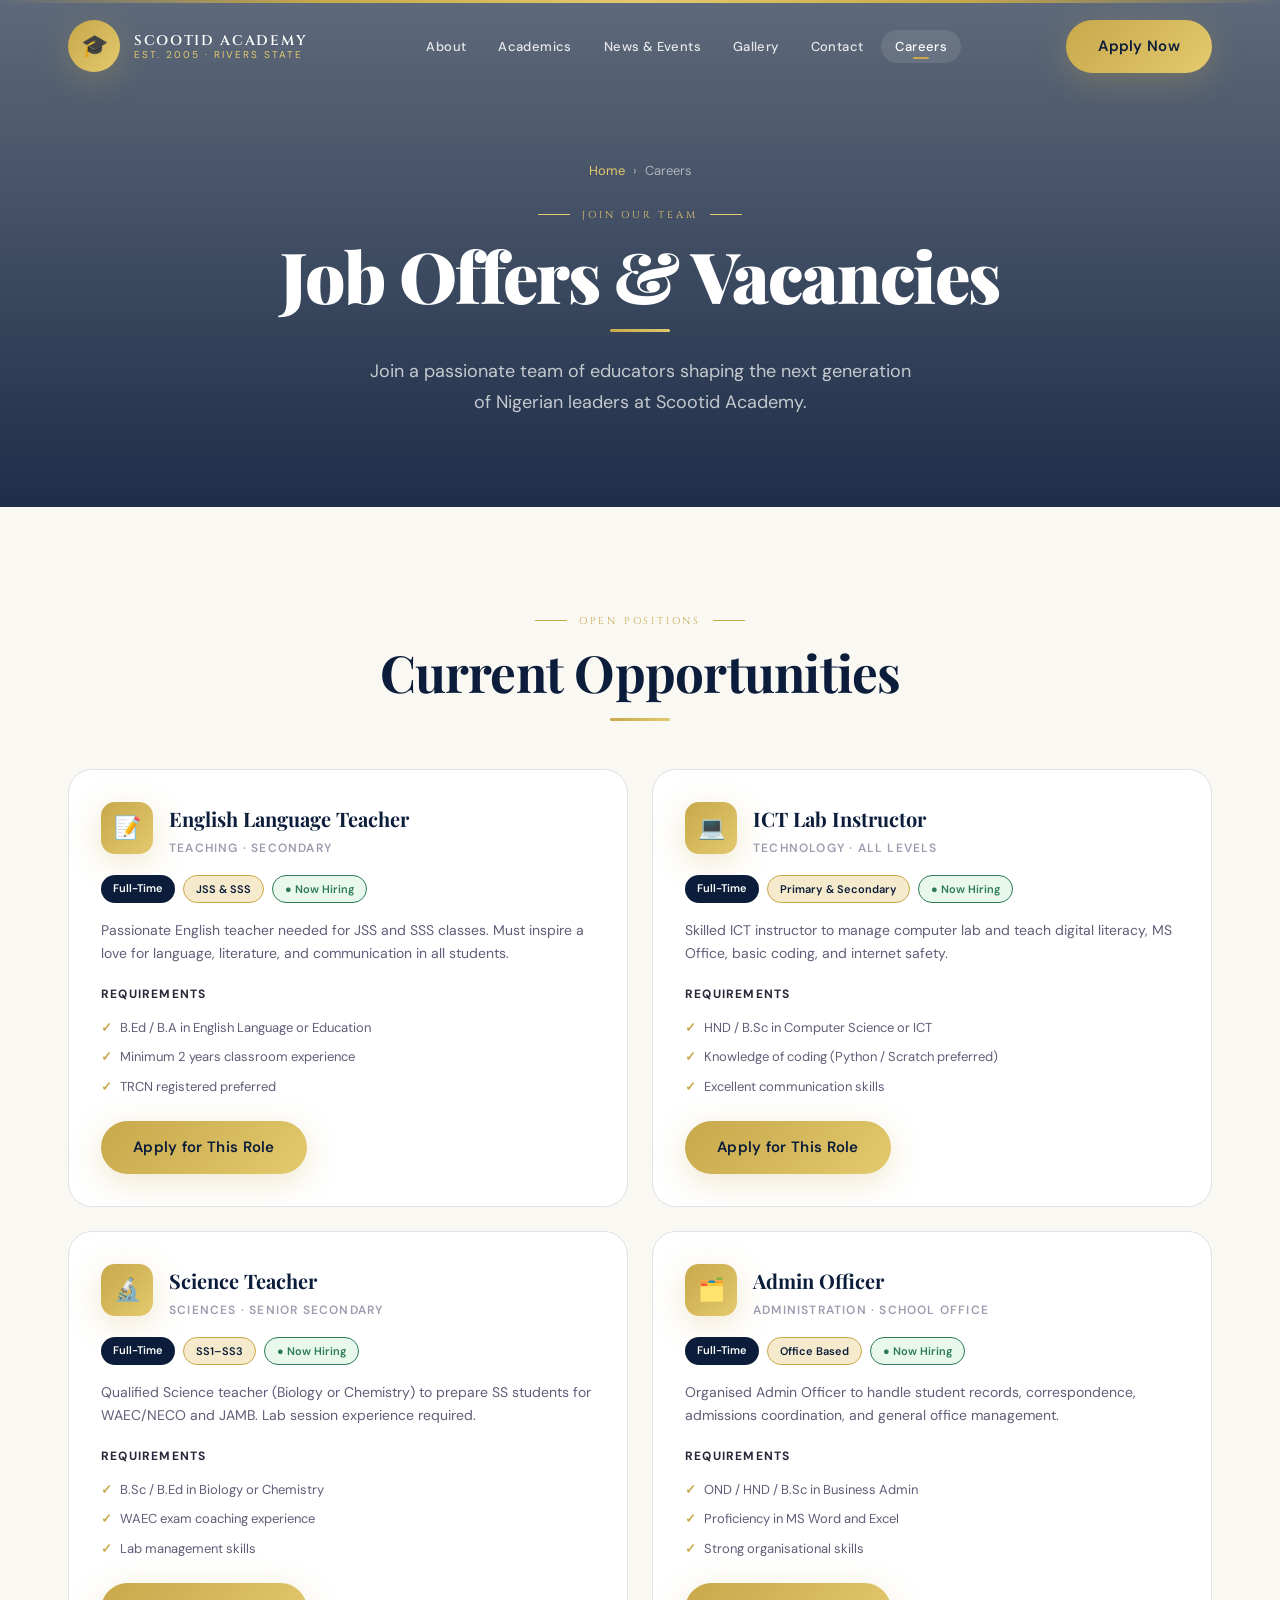
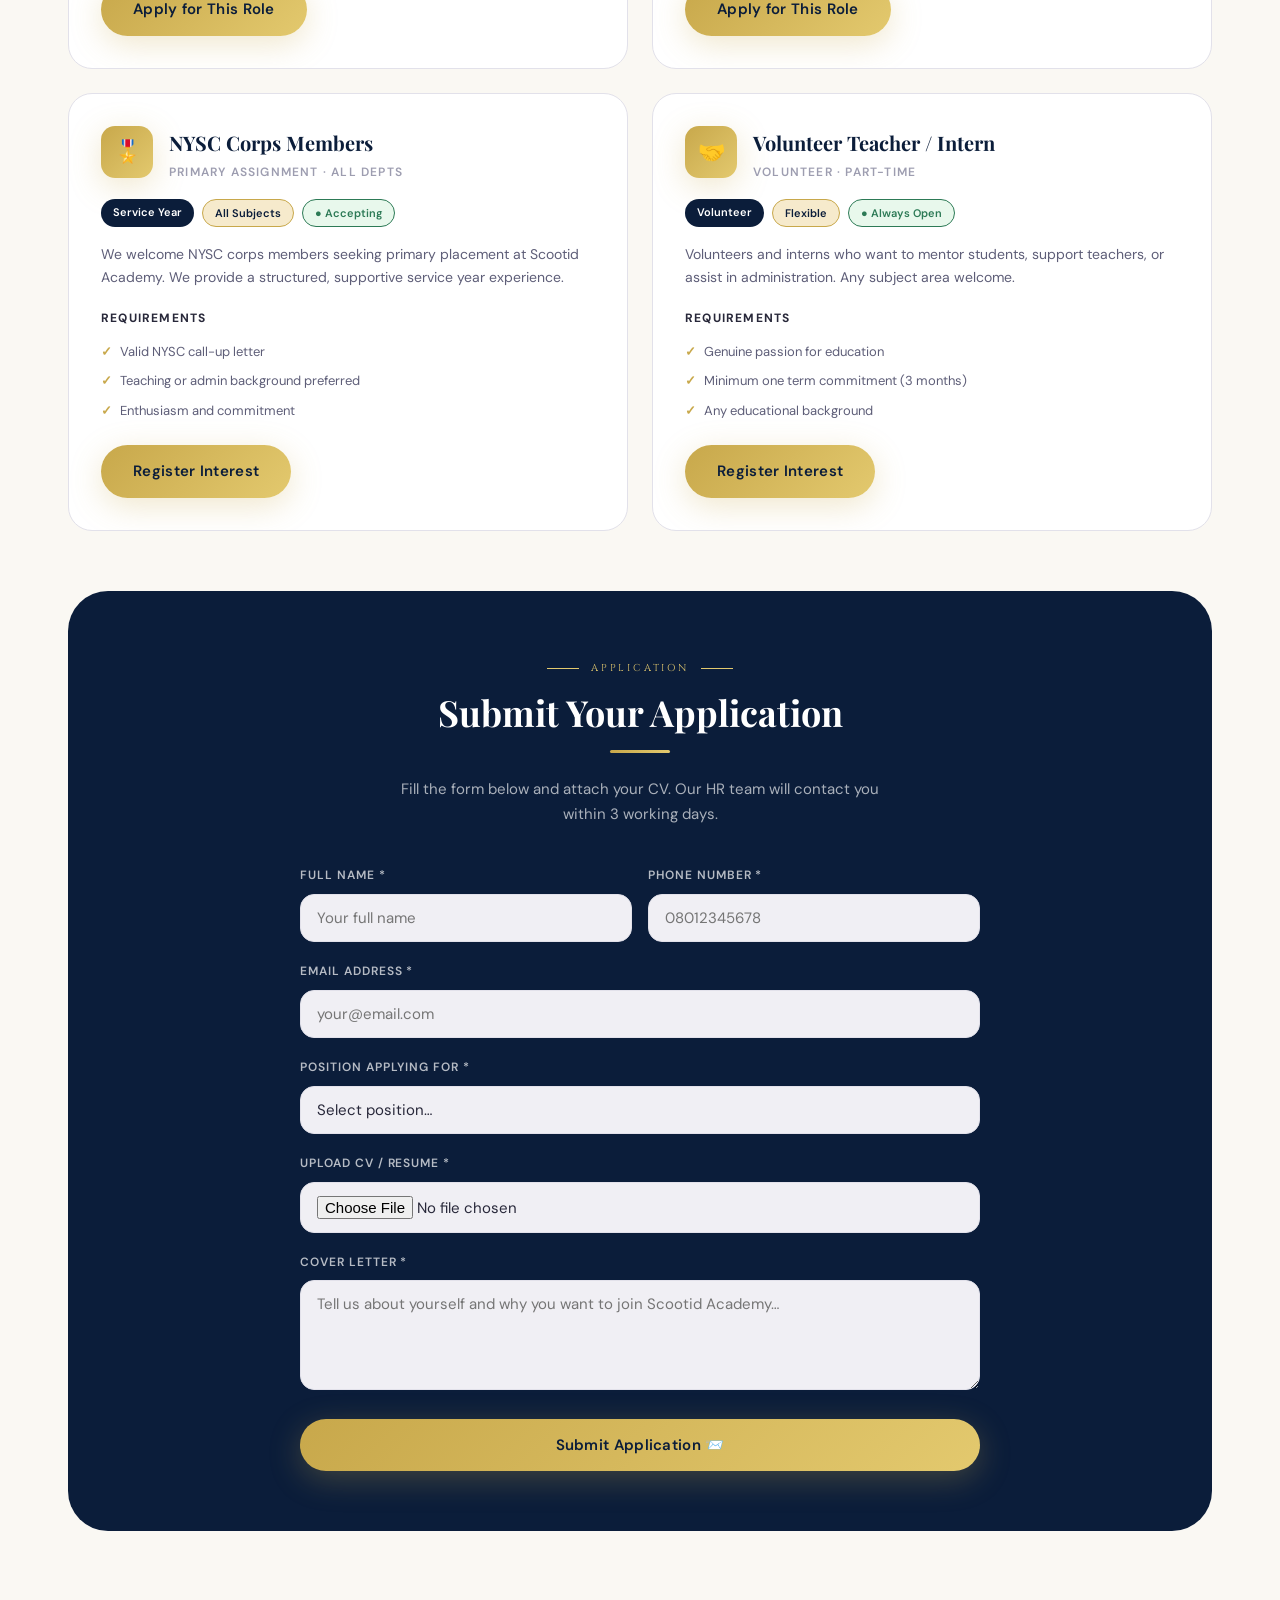
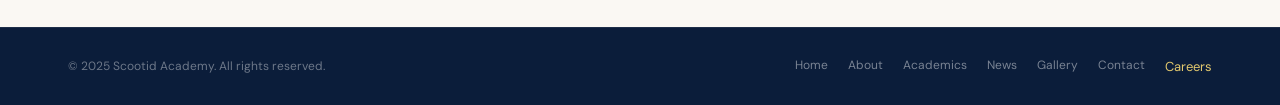
<file: pages/careers.html>
<!DOCTYPE html>
<html lang="en">
<head>
  <meta charset="UTF-8" />
  <meta name="viewport" content="width=device-width, initial-scale=1.0" />
  <title>Careers | Scootid Academy</title>
  <link rel="stylesheet" href="../css/variables.css" />
  <link rel="stylesheet" href="../css/base.css" />
  <link rel="stylesheet" href="../css/nav.css" />
  <link rel="stylesheet" href="../css/sections.css" />
  <link rel="stylesheet" href="../css/components.css" />
  <style>
    .page-hero {
      background: linear-gradient(to bottom,rgba(11,29,58,.65) 0%,rgba(11,29,58,.92) 100%),
        url('https://images.unsplash.com/photo-1562774053-701939374585?w=1400&q=80') center/cover no-repeat;
      padding:160px 0 90px;text-align:center;position:relative;
    }
    .page-hero::after { content:'';position:absolute;top:0;left:0;right:0;height:3px;background:linear-gradient(90deg,transparent,var(--gold),var(--gold-light),var(--gold),transparent); }
    .page-hero-content { position:relative;z-index:2; }
    .breadcrumb { display:flex;align-items:center;gap:8px;justify-content:center;font-size:13px;color:rgba(255,255,255,.55);margin-bottom:16px; }
    .breadcrumb a { color:var(--gold-light); }

    .jobs-grid { display:grid;grid-template-columns:repeat(2,1fr);gap:24px; }
    .job-card { background:var(--white);border-radius:var(--r-lg);border:1px solid var(--gray-200);padding:32px;transition:var(--transition);position:relative;overflow:hidden; }
    .job-card::before { content:'';position:absolute;top:0;left:0;width:4px;height:100%;background:linear-gradient(to bottom,var(--gold),var(--gold-light));transform:scaleY(0);transform-origin:top;transition:var(--transition); }
    .job-card:hover { border-color:var(--gold);box-shadow:var(--shadow-md);transform:translateY(-4px); }
    .job-card:hover::before { transform:scaleY(1); }
    .job-header { display:flex;align-items:flex-start;gap:16px;margin-bottom:16px; }
    .job-icon { width:52px;height:52px;border-radius:var(--r-md);background:linear-gradient(135deg,var(--gold),var(--gold-light));display:flex;align-items:center;justify-content:center;font-size:22px;flex-shrink:0;box-shadow:var(--shadow-gold); }
    .job-title { font-family:var(--font-heading);font-size:20px;font-weight:700;color:var(--navy);margin-bottom:4px; }
    .job-dept { font-size:12px;color:var(--gray-400);text-transform:uppercase;letter-spacing:.1em;font-weight:600; }
    .job-tags { display:flex;gap:8px;flex-wrap:wrap;margin-bottom:16px; }
    .job-tag { padding:4px 12px;border-radius:var(--r-full);font-size:11px;font-weight:600; }
    .tag-type { background:var(--navy);color:var(--white); }
    .tag-level { background:var(--gold-pale);color:var(--navy);border:1px solid var(--gold); }
    .tag-open { background:#e8f8ec;color:var(--success);border:1px solid var(--success); }
    .job-desc { font-size:14px;color:var(--gray-600);line-height:1.65;margin-bottom:20px; }
    .req-title { font-size:12px;font-weight:700;text-transform:uppercase;letter-spacing:.1em;color:var(--gray-800);margin-bottom:8px; }
    .req-item { font-size:13px;color:var(--gray-600);padding:4px 0;display:flex;align-items:center;gap:8px; }
    .req-item::before { content:'✓';color:var(--gold);font-weight:700; }

    .apply-section { background:var(--navy);border-radius:var(--r-xl);padding:60px 52px;margin-top:60px; }
    @media(max-width:768px) { .jobs-grid { grid-template-columns:1fr; } .apply-section { padding:36px 24px; } }
  </style>
</head>
<body>

  <nav id="navbar" role="navigation">
    <div class="container">
      <div class="nav-inner">
        <a href="../index.html" class="nav-logo">
          <div class="nav-logo-crest">🎓</div>
          <div class="nav-logo-text">
            <span class="nav-logo-name">Scootid Academy</span>
            <span class="nav-logo-tagline">Est. 2005 · Rivers State</span>
          </div>
        </a>
        <ul class="nav-links">
          <li><a href="about.html"     class="nav-link">About</a></li>
          <li><a href="academics.html" class="nav-link">Academics</a></li>
          <li><a href="news.html"      class="nav-link">News &amp; Events</a></li>
          <li><a href="gallery.html"   class="nav-link">Gallery</a></li>
          <li><a href="contact.html"   class="nav-link">Contact</a></li>
          <li><a href="careers.html"   class="nav-link active">Careers</a></li>
        </ul>
        <div class="nav-actions">
          <a href="contact.html" class="btn btn-primary">Apply Now</a>
          <button class="hamburger" id="hamburger" aria-label="Open menu"><span></span><span></span><span></span></button>
        </div>
      </div>
    </div>
  </nav>
  <div class="mobile-menu" id="mobile-menu">
    <button class="mobile-menu-close" id="mobile-close">✕</button>
    <a href="about.html"     class="mobile-nav-link">About</a>
    <a href="academics.html" class="mobile-nav-link">Academics</a>
    <a href="news.html"      class="mobile-nav-link">News &amp; Events</a>
    <a href="gallery.html"   class="mobile-nav-link">Gallery</a>
    <a href="contact.html"   class="mobile-nav-link">Contact</a>
    <a href="careers.html"   class="mobile-nav-link">Careers</a>
    <div class="mobile-menu-bottom"><a href="contact.html" class="btn btn-primary">Apply Now</a></div>
  </div>

  <div class="page-hero">
    <div class="container page-hero-content">
      <nav class="breadcrumb"><a href="../index.html">Home</a><span>›</span><span>Careers</span></nav>
      <div class="section-tag light">Join Our Team</div>
      <h1 class="heading-xl text-white" style="margin-bottom:16px;">Job Offers &amp; Vacancies</h1>
      <div class="gold-divider center"></div>
      <p class="body-lg" style="color:rgba(255,255,255,.72);max-width:560px;margin:0 auto;">Join a passionate team of educators shaping the next generation of Nigerian leaders at Scootid Academy.</p>
    </div>
  </div>

  <section class="section">
    <div class="container">
      <div style="text-align:center;margin-bottom:48px;" class="reveal">
        <div class="section-tag">Open Positions</div>
        <h2 class="heading-lg text-navy">Current Opportunities</h2>
        <div class="gold-divider center"></div>
      </div>

      <div class="jobs-grid">
        <div class="job-card reveal">
          <div class="job-header"><div class="job-icon">📝</div><div><div class="job-title">English Language Teacher</div><div class="job-dept">Teaching · Secondary</div></div></div>
          <div class="job-tags"><span class="job-tag tag-type">Full-Time</span><span class="job-tag tag-level">JSS &amp; SSS</span><span class="job-tag tag-open">● Now Hiring</span></div>
          <p class="job-desc">Passionate English teacher needed for JSS and SSS classes. Must inspire a love for language, literature, and communication in all students.</p>
          <div class="req-title">Requirements</div>
          <div class="req-item">B.Ed / B.A in English Language or Education</div>
          <div class="req-item">Minimum 2 years classroom experience</div>
          <div class="req-item">TRCN registered preferred</div>
          <div style="margin-top:20px;"><a href="#apply-form" class="btn btn-primary">Apply for This Role</a></div>
        </div>

        <div class="job-card reveal delay-1">
          <div class="job-header"><div class="job-icon">💻</div><div><div class="job-title">ICT Lab Instructor</div><div class="job-dept">Technology · All Levels</div></div></div>
          <div class="job-tags"><span class="job-tag tag-type">Full-Time</span><span class="job-tag tag-level">Primary &amp; Secondary</span><span class="job-tag tag-open">● Now Hiring</span></div>
          <p class="job-desc">Skilled ICT instructor to manage computer lab and teach digital literacy, MS Office, basic coding, and internet safety.</p>
          <div class="req-title">Requirements</div>
          <div class="req-item">HND / B.Sc in Computer Science or ICT</div>
          <div class="req-item">Knowledge of coding (Python / Scratch preferred)</div>
          <div class="req-item">Excellent communication skills</div>
          <div style="margin-top:20px;"><a href="#apply-form" class="btn btn-primary">Apply for This Role</a></div>
        </div>

        <div class="job-card reveal delay-2">
          <div class="job-header"><div class="job-icon">🔬</div><div><div class="job-title">Science Teacher</div><div class="job-dept">Sciences · Senior Secondary</div></div></div>
          <div class="job-tags"><span class="job-tag tag-type">Full-Time</span><span class="job-tag tag-level">SS1–SS3</span><span class="job-tag tag-open">● Now Hiring</span></div>
          <p class="job-desc">Qualified Science teacher (Biology or Chemistry) to prepare SS students for WAEC/NECO and JAMB. Lab session experience required.</p>
          <div class="req-title">Requirements</div>
          <div class="req-item">B.Sc / B.Ed in Biology or Chemistry</div>
          <div class="req-item">WAEC exam coaching experience</div>
          <div class="req-item">Lab management skills</div>
          <div style="margin-top:20px;"><a href="#apply-form" class="btn btn-primary">Apply for This Role</a></div>
        </div>

        <div class="job-card reveal delay-3">
          <div class="job-header"><div class="job-icon">🗂️</div><div><div class="job-title">Admin Officer</div><div class="job-dept">Administration · School Office</div></div></div>
          <div class="job-tags"><span class="job-tag tag-type">Full-Time</span><span class="job-tag tag-level">Office Based</span><span class="job-tag tag-open">● Now Hiring</span></div>
          <p class="job-desc">Organised Admin Officer to handle student records, correspondence, admissions coordination, and general office management.</p>
          <div class="req-title">Requirements</div>
          <div class="req-item">OND / HND / B.Sc in Business Admin</div>
          <div class="req-item">Proficiency in MS Word and Excel</div>
          <div class="req-item">Strong organisational skills</div>
          <div style="margin-top:20px;"><a href="#apply-form" class="btn btn-primary">Apply for This Role</a></div>
        </div>

        <div class="job-card reveal">
          <div class="job-header"><div class="job-icon">🎖️</div><div><div class="job-title">NYSC Corps Members</div><div class="job-dept">Primary Assignment · All Depts</div></div></div>
          <div class="job-tags"><span class="job-tag tag-type">Service Year</span><span class="job-tag tag-level">All Subjects</span><span class="job-tag tag-open">● Accepting</span></div>
          <p class="job-desc">We welcome NYSC corps members seeking primary placement at Scootid Academy. We provide a structured, supportive service year experience.</p>
          <div class="req-title">Requirements</div>
          <div class="req-item">Valid NYSC call-up letter</div>
          <div class="req-item">Teaching or admin background preferred</div>
          <div class="req-item">Enthusiasm and commitment</div>
          <div style="margin-top:20px;"><a href="#apply-form" class="btn btn-primary">Register Interest</a></div>
        </div>

        <div class="job-card reveal delay-1">
          <div class="job-header"><div class="job-icon">🤝</div><div><div class="job-title">Volunteer Teacher / Intern</div><div class="job-dept">Volunteer · Part-Time</div></div></div>
          <div class="job-tags"><span class="job-tag tag-type">Volunteer</span><span class="job-tag tag-level">Flexible</span><span class="job-tag tag-open">● Always Open</span></div>
          <p class="job-desc">Volunteers and interns who want to mentor students, support teachers, or assist in administration. Any subject area welcome.</p>
          <div class="req-title">Requirements</div>
          <div class="req-item">Genuine passion for education</div>
          <div class="req-item">Minimum one term commitment (3 months)</div>
          <div class="req-item">Any educational background</div>
          <div style="margin-top:20px;"><a href="#apply-form" class="btn btn-primary">Register Interest</a></div>
        </div>
      </div>

      <!-- Application Form -->
      <div class="apply-section" id="apply-form">
        <div style="text-align:center;margin-bottom:40px;">
          <div class="section-tag light">Application</div>
          <h2 class="heading-md text-white">Submit Your Application</h2>
          <div class="gold-divider center"></div>
          <p style="color:rgba(255,255,255,.65);font-size:15px;max-width:480px;margin:0 auto;">Fill the form below and attach your CV. Our HR team will contact you within 3 working days.</p>
        </div>
        <form id="career-form" novalidate style="max-width:680px;margin:0 auto;">
          <div class="form-row">
            <div class="form-group">
              <label class="form-label" for="c-name" style="color:rgba(255,255,255,.7);">Full Name *</label>
              <input class="form-control" type="text" id="c-name" placeholder="Your full name" required />
            </div>
            <div class="form-group">
              <label class="form-label" for="c-phone" style="color:rgba(255,255,255,.7);">Phone Number *</label>
              <input class="form-control" type="tel" id="c-phone" placeholder="08012345678" required />
            </div>
          </div>
          <div class="form-group">
            <label class="form-label" for="c-email" style="color:rgba(255,255,255,.7);">Email Address *</label>
            <input class="form-control" type="email" id="c-email" placeholder="your@email.com" required />
          </div>
          <div class="form-group">
            <label class="form-label" for="c-pos" style="color:rgba(255,255,255,.7);">Position Applying For *</label>
            <select class="form-control" id="c-pos" required>
              <option value="" disabled selected>Select position…</option>
              <option>English Language Teacher</option>
              <option>ICT Lab Instructor</option>
              <option>Science Teacher</option>
              <option>Admin Officer</option>
              <option>NYSC Corps Member</option>
              <option>Volunteer / Intern</option>
              <option>Other</option>
            </select>
          </div>
          <div class="form-group">
            <label class="form-label" for="c-cv" style="color:rgba(255,255,255,.7);">Upload CV / Resume *</label>
            <input class="form-control" type="file" id="c-cv" accept=".pdf,.doc,.docx" required style="cursor:pointer;" />
          </div>
          <div class="form-group">
            <label class="form-label" for="c-cover" style="color:rgba(255,255,255,.7);">Cover Letter *</label>
            <textarea class="form-control" id="c-cover" rows="4" placeholder="Tell us about yourself and why you want to join Scootid Academy…" required></textarea>
          </div>
          <button type="submit" class="btn btn-primary" style="width:100%;justify-content:center;padding:16px;">Submit Application 📨</button>
        </form>
      </div>
    </div>
  </section>

  <footer style="background:var(--navy);padding:28px 0;border-top:1px solid rgba(255,255,255,.08);">
    <div class="container" style="display:flex;align-items:center;justify-content:space-between;flex-wrap:wrap;gap:16px;">
      <div style="font-size:12px;color:rgba(255,255,255,.4);">&copy; 2025 Scootid Academy. All rights reserved.</div>
      <div style="display:flex;gap:20px;flex-wrap:wrap;">
        <a href="../index.html"  class="footer-bottom-link">Home</a>
        <a href="about.html"    class="footer-bottom-link">About</a>
        <a href="academics.html" class="footer-bottom-link">Academics</a>
        <a href="news.html"     class="footer-bottom-link">News</a>
        <a href="gallery.html"  class="footer-bottom-link">Gallery</a>
        <a href="contact.html"  class="footer-bottom-link">Contact</a>
        <a href="careers.html"  style="color:var(--gold-light);font-size:13px;">Careers</a>
      </div>
    </div>
  </footer>
  <script src="../js/main.js"></script>
  <script>
    document.getElementById('career-form').addEventListener('submit',function(e){
      e.preventDefault();const btn=this.querySelector('[type="submit"]');
      btn.textContent='Submitting…';btn.disabled=true;
      setTimeout(()=>{btn.textContent='✓ Application Received!';btn.style.background='var(--success)';btn.style.color='#fff';this.reset();},2000);
    });
  </script>
</body>
</html>
</file>
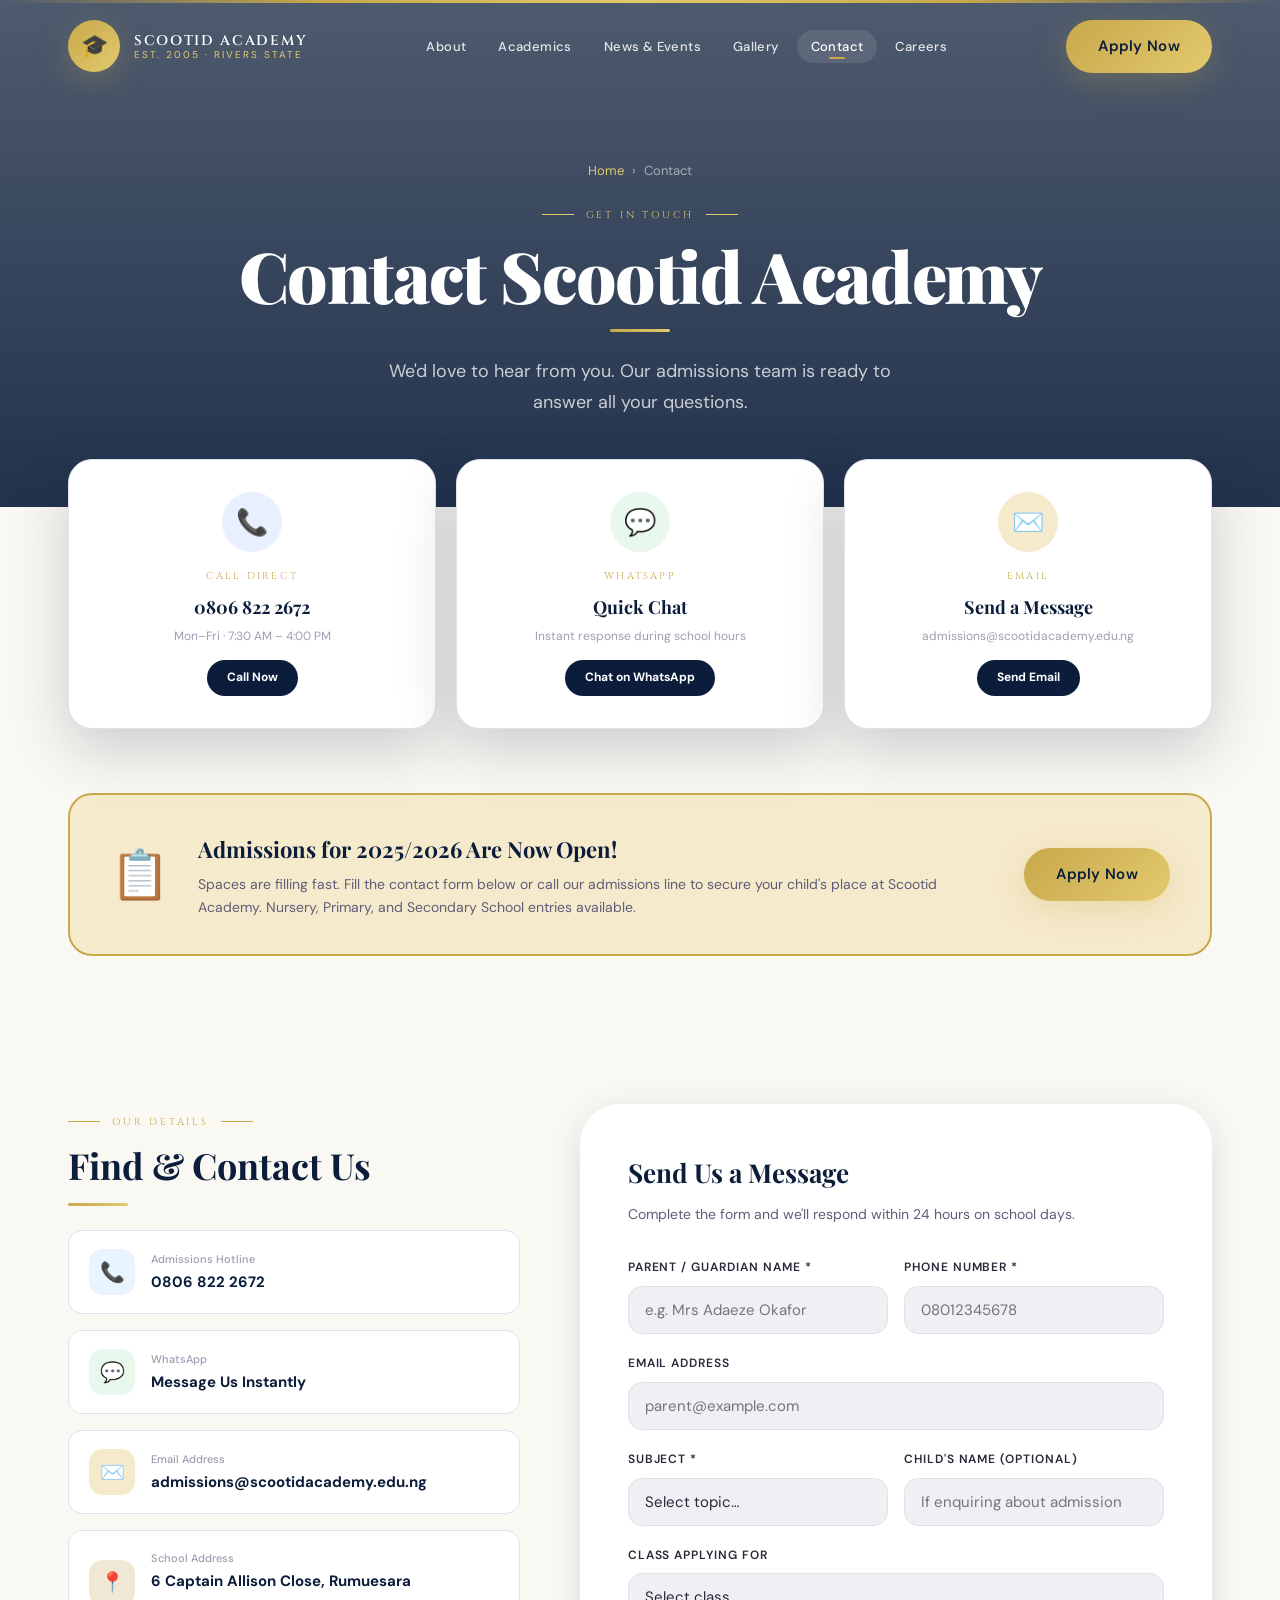
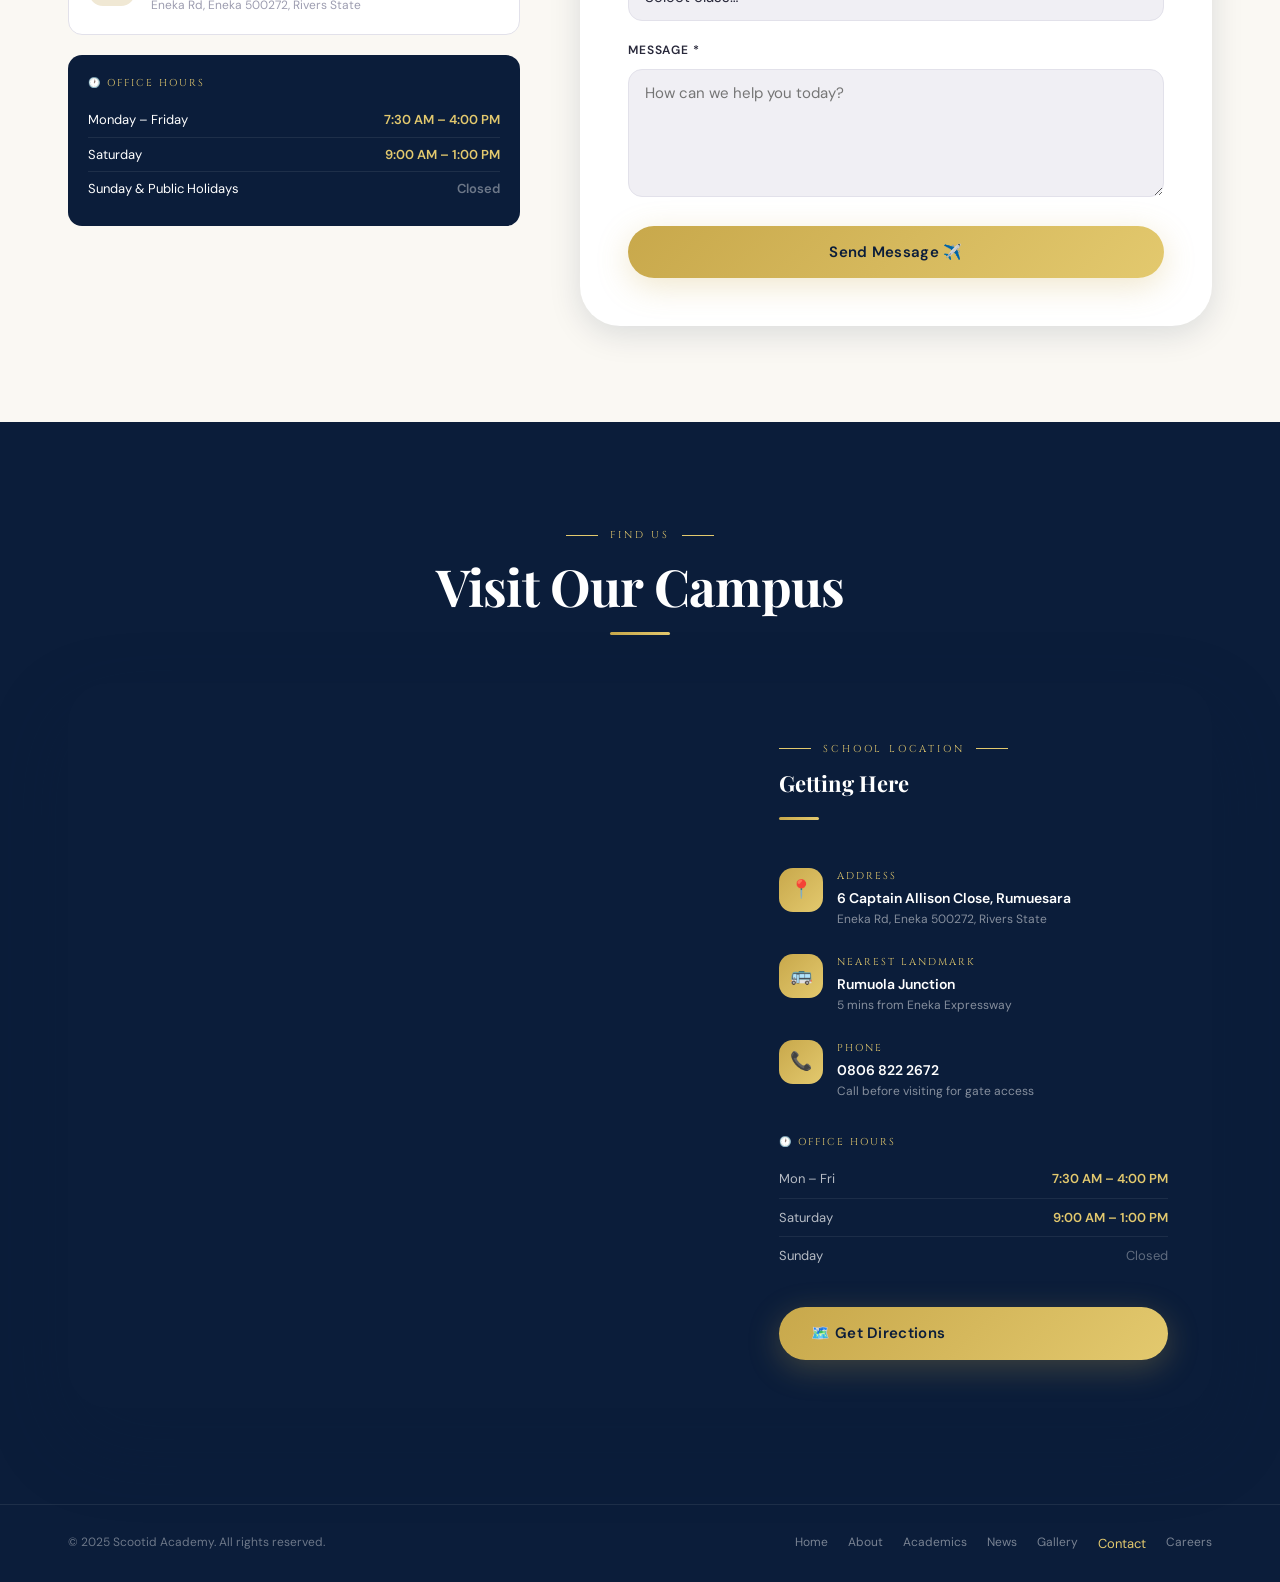
<file: pages/contact.html>
<!DOCTYPE html>
<html lang="en">
<head>
  <meta charset="UTF-8" />
  <meta name="viewport" content="width=device-width, initial-scale=1.0" />
  <meta name="description" content="Contact Scootid Academy. Reach our admissions team via phone, WhatsApp, email or our contact form. Located in Eneka, Rivers State." />
  <title>Contact Us | Scootid Academy</title>
  <link rel="stylesheet" href="../css/variables.css" />
  <link rel="stylesheet" href="../css/base.css" />
  <link rel="stylesheet" href="../css/nav.css" />
  <link rel="stylesheet" href="../css/sections.css" />
  <link rel="stylesheet" href="../css/components.css" />
  <style>
    .page-hero {
      background:
        linear-gradient(to bottom, rgba(11,29,58,0.72) 0%, rgba(11,29,58,0.90) 100%),
        url('https://images.unsplash.com/photo-1562774053-701939374585?w=1400&q=80') center/cover no-repeat;
      padding: 160px 0 90px;
      text-align: center;
      position: relative;
    }
    .page-hero::after {
      content: '';
      position: absolute; top: 0; left: 0; right: 0;
      height: 3px;
      background: linear-gradient(90deg, transparent, var(--gold), var(--gold-light), var(--gold), transparent);
    }
    .page-hero-content { position: relative; z-index: 2; }
    .breadcrumb {
      display: flex; align-items: center; gap: 8px;
      justify-content: center; font-size: 13px;
      color: rgba(255,255,255,0.55); margin-bottom: 16px;
    }
    .breadcrumb a { color: var(--gold-light); transition: var(--transition-fast); }
    .breadcrumb a:hover { color: var(--white); }

    /* CONTACT HERO CARDS */
    .contact-hero-cards {
      display: grid;
      grid-template-columns: repeat(3, 1fr);
      gap: 20px;
      margin-top: -48px;
      position: relative;
      z-index: 10;
      margin-bottom: 64px;
    }
    .contact-hero-card {
      background: var(--white);
      border-radius: var(--r-lg);
      padding: 32px 28px;
      text-align: center;
      box-shadow: var(--shadow-lg);
      border: 1px solid var(--gray-200);
      transition: var(--transition);
      text-decoration: none;
      display: block;
    }
    .contact-hero-card:hover {
      transform: translateY(-6px);
      box-shadow: var(--shadow-xl);
      border-color: var(--gold);
    }
    .chc-icon {
      width: 60px; height: 60px;
      border-radius: 50%;
      display: flex; align-items: center; justify-content: center;
      font-size: 26px;
      margin: 0 auto 16px;
    }
    .chc-icon-phone { background: #e8f0ff; }
    .chc-icon-whatsapp { background: #e8f8ec; }
    .chc-icon-email { background: var(--gold-pale); }
    .chc-label { font-family: var(--font-display); font-size: 10px; letter-spacing: 0.22em; text-transform: uppercase; color: var(--gold); margin-bottom: 8px; }
    .chc-value { font-family: var(--font-heading); font-size: 18px; font-weight: 700; color: var(--navy); margin-bottom: 4px; }
    .chc-sub { font-size: 12px; color: var(--gray-400); }
    .chc-btn {
      display: inline-block;
      margin-top: 14px;
      padding: 8px 20px;
      border-radius: var(--r-full);
      font-size: 12px;
      font-weight: 700;
      background: var(--navy);
      color: var(--white);
      transition: var(--transition-fast);
    }
    .contact-hero-card:hover .chc-btn { background: var(--gold); color: var(--navy); }

    /* MAP SECTION */
    .map-contact-grid {
      display: grid;
      grid-template-columns: 1.4fr 1fr;
      gap: 0;
      border-radius: var(--r-xl);
      overflow: hidden;
      box-shadow: var(--shadow-xl);
    }
    .map-embed { position: relative; }
    .map-embed iframe {
      width: 100%; height: 100%; min-height: 480px;
      border: none; display: block;
    }
    .map-info {
      background: var(--navy);
      padding: 48px 44px;
      display: flex; flex-direction: column; justify-content: center; gap: 24px;
    }
    .map-info-item { display: flex; align-items: flex-start; gap: 14px; }
    .map-info-icon {
      width: 44px; height: 44px; border-radius: var(--r-md);
      background: linear-gradient(135deg, var(--gold), var(--gold-light));
      display: flex; align-items: center; justify-content: center;
      font-size: 18px; flex-shrink: 0;
    }
    .map-info-label { font-family: var(--font-display); font-size: 10px; letter-spacing: 0.2em; text-transform: uppercase; color: var(--gold-light); margin-bottom: 4px; }
    .map-info-value { font-size: 14px; font-weight: 600; color: var(--white); line-height: 1.4; }
    .map-info-sub { font-size: 12px; color: rgba(255,255,255,0.5); margin-top: 2px; }

    /* OFFICE HOURS TABLE */
    .hours-table { width: 100%; margin-top: 10px; }
    .hours-row {
      display: flex; justify-content: space-between;
      font-size: 13px; padding: 8px 0;
      border-bottom: 1px solid rgba(255,255,255,0.07);
      color: rgba(255,255,255,0.7);
    }
    .hours-row:last-child { border-bottom: none; }
    .hours-row .open { color: var(--gold-light); font-weight: 600; }
    .hours-row .closed { color: rgba(255,255,255,0.35); }

    /* ADMISSIONS CALLOUT */
    .admissions-callout {
      background: var(--gold-pale);
      border: 2px solid var(--gold);
      border-radius: var(--r-lg);
      padding: 36px 40px;
      display: flex;
      align-items: center;
      gap: 28px;
      margin-bottom: 52px;
    }
    .admissions-callout-icon { font-size: 48px; flex-shrink: 0; }
    .admissions-callout-title { font-family: var(--font-heading); font-size: 22px; font-weight: 700; color: var(--navy); margin-bottom: 6px; }
    .admissions-callout-text { font-size: 14px; color: var(--gray-600); line-height: 1.6; }

    @media (max-width: 900px) {
      .contact-hero-cards { grid-template-columns: 1fr; margin-top: 32px; }
      .map-contact-grid { grid-template-columns: 1fr; }
      .map-info { padding: 36px 24px; }
      .admissions-callout { flex-direction: column; text-align: center; padding: 28px 24px; }
    }
  </style>
</head>
<body>

  <!-- NAVBAR -->
  <nav id="navbar" role="navigation">
    <div class="container">
      <div class="nav-inner">
        <a href="../index.html" class="nav-logo" aria-label="Scootid Academy Home">
          <div class="nav-logo-crest">🎓</div>
          <div class="nav-logo-text">
            <span class="nav-logo-name">Scootid Academy</span>
            <span class="nav-logo-tagline">Est. 2005 · Rivers State</span>
          </div>
        </a>
        <ul class="nav-links" role="list">
          <li><a href="about.html"     class="nav-link">About</a></li>
          <li><a href="academics.html" class="nav-link">Academics</a></li>
          <li><a href="news.html"      class="nav-link">News &amp; Events</a></li>
          <li><a href="gallery.html"   class="nav-link">Gallery</a></li>
          <li><a href="contact.html"   class="nav-link active">Contact</a></li>
          <li><a href="careers.html"   class="nav-link">Careers</a></li>
        </ul>
        <div class="nav-actions">
          <a href="contact.html" class="btn btn-primary">Apply Now</a>
          <button class="hamburger" id="hamburger" aria-label="Open menu">
            <span></span><span></span><span></span>
          </button>
        </div>
      </div>
    </div>
  </nav>

  <div class="mobile-menu" id="mobile-menu">
    <button class="mobile-menu-close" id="mobile-close">✕</button>
    <a href="about.html"     class="mobile-nav-link">About</a>
    <a href="academics.html" class="mobile-nav-link">Academics</a>
    <a href="news.html"      class="mobile-nav-link">News &amp; Events</a>
    <a href="gallery.html"   class="mobile-nav-link">Gallery</a>
    <a href="contact.html"   class="mobile-nav-link">Contact</a>
    <a href="careers.html"   class="mobile-nav-link">Careers</a>
    <div class="mobile-menu-bottom">
      <a href="contact.html" class="btn btn-primary">Apply Now</a>
    </div>
  </div>


  <!-- PAGE HERO -->
  <div class="page-hero" role="banner">
    <div class="container page-hero-content">
      <nav class="breadcrumb" aria-label="Breadcrumb">
        <a href="../index.html">Home</a>
        <span>›</span>
        <span aria-current="page">Contact</span>
      </nav>
      <div class="section-tag light">Get In Touch</div>
      <h1 class="heading-xl text-white" style="margin-bottom:16px;">Contact Scootid Academy</h1>
      <div class="gold-divider center"></div>
      <p class="body-lg" style="color:rgba(255,255,255,0.75); max-width:520px; margin:0 auto;">
        We'd love to hear from you. Our admissions team is ready to answer all your questions.
      </p>
    </div>
  </div>


  <div class="container">
    <!-- Quick Contact Cards -->
    <div class="contact-hero-cards">
      <a href="tel:+2348068222672" class="contact-hero-card reveal delay-1" aria-label="Call us">
        <div class="chc-icon chc-icon-phone">📞</div>
        <div class="chc-label">Call Direct</div>
        <div class="chc-value">0806 822 2672</div>
        <div class="chc-sub">Mon–Fri · 7:30 AM – 4:00 PM</div>
        <span class="chc-btn">Call Now</span>
      </a>
      <a href="https://wa.me/2348068222672?text=Hello%2C+I+am+interested+in+Scootid+Academy." target="_blank" rel="noopener noreferrer" class="contact-hero-card reveal delay-2" aria-label="WhatsApp chat">
        <div class="chc-icon chc-icon-whatsapp">💬</div>
        <div class="chc-label">WhatsApp</div>
        <div class="chc-value">Quick Chat</div>
        <div class="chc-sub">Instant response during school hours</div>
        <span class="chc-btn">Chat on WhatsApp</span>
      </a>
      <a href="mailto:admissions@scootidacademy.edu.ng" class="contact-hero-card reveal delay-3" aria-label="Email us">
        <div class="chc-icon chc-icon-email">✉️</div>
        <div class="chc-label">Email</div>
        <div class="chc-value">Send a Message</div>
        <div class="chc-sub">admissions@scootidacademy.edu.ng</div>
        <span class="chc-btn">Send Email</span>
      </a>
    </div>
  </div>


  <!-- ADMISSIONS CALLOUT -->
  <section class="section" style="padding-top:0;" aria-label="Admissions callout">
    <div class="container">
      <div class="admissions-callout reveal">
        <div class="admissions-callout-icon">📋</div>
        <div>
          <div class="admissions-callout-title">Admissions for 2025/2026 Are Now Open!</div>
          <p class="admissions-callout-text">Spaces are filling fast. Fill the contact form below or call our admissions line to secure your child's place at Scootid Academy. Nursery, Primary, and Secondary School entries available.</p>
        </div>
        <a href="#contact-form" class="btn btn-primary" style="flex-shrink:0;">Apply Now</a>
      </div>
    </div>
  </section>


  <!-- CONTACT FORM + SIDEBAR -->
  <section class="section" style="padding-top:0;" aria-labelledby="form-title">
    <div class="container">
      <div class="contact-grid">

        <!-- Left Info -->
        <div class="reveal-left">
          <div class="section-tag">Our Details</div>
          <h2 class="heading-md text-navy" id="form-title" style="margin-bottom:8px;">Find &amp; Contact Us</h2>
          <div class="gold-divider"></div>

          <div class="contact-channels" style="margin-top:16px;">
            <a href="tel:+2348068222672" class="contact-channel" aria-label="Call us">
              <div class="channel-icon channel-phone">📞</div>
              <div>
                <div class="channel-label">Admissions Hotline</div>
                <div class="channel-value">0806 822 2672</div>
              </div>
            </a>
            <a href="https://wa.me/2348068222672" target="_blank" rel="noopener noreferrer" class="contact-channel" aria-label="WhatsApp">
              <div class="channel-icon channel-whatsapp">💬</div>
              <div>
                <div class="channel-label">WhatsApp</div>
                <div class="channel-value">Message Us Instantly</div>
              </div>
            </a>
            <a href="mailto:admissions@scootidacademy.edu.ng" class="contact-channel" aria-label="Email">
              <div class="channel-icon channel-email">✉️</div>
              <div>
                <div class="channel-label">Email Address</div>
                <div class="channel-value">admissions@scootidacademy.edu.ng</div>
              </div>
            </a>
            <div class="contact-channel" style="cursor:default;">
              <div class="channel-icon" style="background:#f0e8d4;">📍</div>
              <div>
                <div class="channel-label">School Address</div>
                <div class="channel-value">6 Captain Allison Close, Rumuesara</div>
                <div style="font-size:12px;color:var(--gray-400);margin-top:2px;">Eneka Rd, Eneka 500272, Rivers State</div>
              </div>
            </div>
          </div>

          <div class="office-hours" style="margin-top:20px;" role="region" aria-label="Office hours">
            <div class="office-hours-title">🕐 Office Hours</div>
            <div class="office-hour-row"><span>Monday – Friday</span><span>7:30 AM – 4:00 PM</span></div>
            <div class="office-hour-row"><span>Saturday</span><span>9:00 AM – 1:00 PM</span></div>
            <div class="office-hour-row"><span>Sunday &amp; Public Holidays</span><span style="color:rgba(255,255,255,0.4);">Closed</span></div>
          </div>
        </div>

        <!-- Contact Form -->
        <div class="reveal-right">
          <form class="contact-form" id="contact-form" novalidate aria-label="Contact form">
            <h3 class="form-title">Send Us a Message</h3>
            <p class="form-sub">Complete the form and we'll respond within 24 hours on school days.</p>

            <div class="form-row">
              <div class="form-group">
                <label class="form-label" for="f-name">Parent / Guardian Name *</label>
                <input class="form-control" type="text" id="f-name" placeholder="e.g. Mrs Adaeze Okafor" required autocomplete="name" />
              </div>
              <div class="form-group">
                <label class="form-label" for="f-phone">Phone Number *</label>
                <input class="form-control" type="tel" id="f-phone" placeholder="08012345678" required autocomplete="tel" />
              </div>
            </div>

            <div class="form-group">
              <label class="form-label" for="f-email">Email Address</label>
              <input class="form-control" type="email" id="f-email" placeholder="parent@example.com" autocomplete="email" />
            </div>

            <div class="form-row">
              <div class="form-group">
                <label class="form-label" for="f-subject">Subject *</label>
                <select class="form-control" id="f-subject" required>
                  <option value="" disabled selected>Select topic…</option>
                  <option>Admissions Enquiry</option>
                  <option>School Fees</option>
                  <option>Academic Programme</option>
                  <option>Campus Visit</option>
                  <option>Career / Employment</option>
                  <option>General Enquiry</option>
                </select>
              </div>
              <div class="form-group">
                <label class="form-label" for="f-child">Child's Name (optional)</label>
                <input class="form-control" type="text" id="f-child" placeholder="If enquiring about admission" />
              </div>
            </div>

            <div class="form-group">
              <label class="form-label" for="f-class">Class Applying For</label>
              <select class="form-control" id="f-class">
                <option value="" disabled selected>Select class…</option>
                <option>Crèche / Nursery 1–2</option>
                <option>Primary 1–6</option>
                <option>JSS 1–3</option>
                <option>SSS 1–3</option>
              </select>
            </div>

            <div class="form-group">
              <label class="form-label" for="f-message">Message *</label>
              <textarea class="form-control" id="f-message" rows="5" placeholder="How can we help you today?" required></textarea>
            </div>

            <button type="submit" class="btn btn-primary" style="width:100%;justify-content:center;padding:16px;" aria-label="Submit form">
              Send Message ✈️
            </button>
          </form>
        </div>
      </div>
    </div>
  </section>


  <!-- MAP SECTION -->
  <section class="section" style="background:var(--navy);" aria-labelledby="map-title">
    <div class="container">
      <div style="text-align:center; margin-bottom:48px;" class="reveal">
        <div class="section-tag light">Find Us</div>
        <h2 class="heading-lg text-white" id="map-title">Visit Our Campus</h2>
        <div class="gold-divider center"></div>
      </div>

      <div class="map-contact-grid reveal">
        <div class="map-embed">
          <iframe
            src="https://www.google.com/maps/embed?pb=!1m18!1m12!1m3!1d3975.123456789!2d7.0511!3d4.8156!2m3!1f0!2f0!3f0!3m2!1i1024!2i768!4f13.1!3m3!1m2!1s0x0%3A0x0!2zScootid+Academy!5e0!3m2!1sen!2sng!4v1234567890"
            allowfullscreen
            loading="lazy"
            referrerpolicy="no-referrer-when-downgrade"
            title="Scootid Academy on Google Maps"
          ></iframe>
        </div>
        <div class="map-info">
          <div>
            <div class="section-tag light" style="margin-bottom:8px;">School Location</div>
            <h3 style="font-family:var(--font-heading);font-size:22px;font-weight:700;color:var(--white);margin-bottom:4px;">Getting Here</h3>
            <div class="gold-divider" style="width:40px;"></div>
          </div>
          <div class="map-info-item">
            <div class="map-info-icon">📍</div>
            <div>
              <div class="map-info-label">Address</div>
              <div class="map-info-value">6 Captain Allison Close, Rumuesara</div>
              <div class="map-info-sub">Eneka Rd, Eneka 500272, Rivers State</div>
            </div>
          </div>
          <div class="map-info-item">
            <div class="map-info-icon">🚌</div>
            <div>
              <div class="map-info-label">Nearest Landmark</div>
              <div class="map-info-value">Rumuola Junction</div>
              <div class="map-info-sub">5 mins from Eneka Expressway</div>
            </div>
          </div>
          <div class="map-info-item">
            <div class="map-info-icon">📞</div>
            <div>
              <div class="map-info-label">Phone</div>
              <div class="map-info-value">0806 822 2672</div>
              <div class="map-info-sub">Call before visiting for gate access</div>
            </div>
          </div>

          <div style="margin-top:8px;">
            <div class="map-info-label" style="margin-bottom:10px;">🕐 Office Hours</div>
            <div class="hours-table">
              <div class="hours-row"><span>Mon – Fri</span><span class="open">7:30 AM – 4:00 PM</span></div>
              <div class="hours-row"><span>Saturday</span><span class="open">9:00 AM – 1:00 PM</span></div>
              <div class="hours-row"><span>Sunday</span><span class="closed">Closed</span></div>
            </div>
          </div>

          <a href="https://www.google.com/maps/dir/?api=1&destination=6+Captain+Allison+Close,+Rumuesara,+Eneka+Road,+Eneka,+Rivers+State,+Nigeria"
             target="_blank" rel="noopener noreferrer"
             class="btn btn-primary" style="margin-top:8px;"
             aria-label="Get directions">
            🗺️ Get Directions
          </a>
        </div>
      </div>
    </div>
  </section>


  <!-- FOOTER -->
  <footer style="background:var(--navy); padding:28px 0; border-top:1px solid rgba(255,255,255,0.08);">
    <div class="container" style="display:flex;align-items:center;justify-content:space-between;flex-wrap:wrap;gap:16px;">
      <div style="font-size:12px;color:rgba(255,255,255,0.4);">&copy; 2025 Scootid Academy. All rights reserved.</div>
      <div style="display:flex;gap:20px;flex-wrap:wrap;">
        <a href="../index.html"  class="footer-bottom-link">Home</a>
        <a href="about.html"    class="footer-bottom-link">About</a>
        <a href="academics.html" class="footer-bottom-link">Academics</a>
        <a href="news.html"     class="footer-bottom-link">News</a>
        <a href="gallery.html"  class="footer-bottom-link">Gallery</a>
        <a href="contact.html"  style="color:var(--gold-light);font-size:13px;">Contact</a>
        <a href="careers.html"  class="footer-bottom-link">Careers</a>
      </div>
    </div>
  </footer>

  <script src="../js/main.js"></script>
</body>
</html>
</file>
<file: css/variables.css>
/* =============================================
   ENEKA ROYAL ACADEMY — DESIGN TOKENS
   ============================================= */

@import url('https://fonts.googleapis.com/css2?family=Playfair+Display:ital,wght@0,400;0,600;0,700;0,900;1,400&family=DM+Sans:opsz,wght@9..40,300;9..40,400;9..40,500;9..40,600&family=Cinzel:wght@400;600;700&display=swap');

:root {
  /* — Colors — */
  --navy:        #0b1d3a;
  --navy-mid:    #142448;
  --navy-light:  #1c3260;
  --navy-glow:   rgba(11,29,58,0.72);
  --gold:        #c8a84b;
  --gold-light:  #e3c96e;
  --gold-pale:   #f6eacc;
  --gold-glow:   rgba(200,168,75,0.20);
  --cream:       #faf8f3;
  --white:       #ffffff;
  --off-white:   #f4f2ed;
  --gray-100:    #f0eff4;
  --gray-200:    #e2e1ea;
  --gray-400:    #9d9db0;
  --gray-600:    #5e5e78;
  --gray-800:    #28283a;
  --success:     #2d7a56;
  --danger:      #c0392b;

  /* — Fonts — */
  --font-display: 'Cinzel', serif;
  --font-heading: 'Playfair Display', serif;
  --font-body:    'DM Sans', sans-serif;

  /* — Spacing — */
  --space-xs:  8px;
  --space-sm:  16px;
  --space-md:  32px;
  --space-lg:  64px;
  --space-xl:  96px;
  --space-2xl: 128px;

  /* — Border Radius — */
  --r-sm:  6px;
  --r-md:  14px;
  --r-lg:  24px;
  --r-xl:  40px;
  --r-full: 9999px;

  /* — Shadows — */
  --shadow-sm:   0 2px 12px rgba(11,29,58,0.08);
  --shadow-md:   0 8px 32px rgba(11,29,58,0.13);
  --shadow-lg:   0 20px 60px rgba(11,29,58,0.20);
  --shadow-xl:   0 32px 80px rgba(11,29,58,0.28);
  --shadow-gold: 0 8px 32px rgba(200,168,75,0.28);

  /* — Transitions — */
  --ease:      cubic-bezier(0.4, 0, 0.2, 1);
  --ease-out:  cubic-bezier(0, 0, 0.2, 1);
  --ease-in:   cubic-bezier(0.4, 0, 1, 1);
  --transition: all 0.36s var(--ease);
  --transition-fast: all 0.18s var(--ease);
}
</file>
<file: css/base.css>
/* =============================================
   RESET & BASE
   ============================================= */

*, *::before, *::after {
  box-sizing: border-box;
  margin: 0;
  padding: 0;
}

html {
  scroll-behavior: smooth;
  font-size: 16px;
}

body {
  font-family: var(--font-body);
  background: var(--cream);
  color: var(--gray-800);
  overflow-x: hidden;
  line-height: 1.65;
  -webkit-font-smoothing: antialiased;
  -moz-osx-font-smoothing: grayscale;
}

img, video {
  display: block;
  max-width: 100%;
  height: auto;
}

a { text-decoration: none; color: inherit; }
ul, ol { list-style: none; }
button { cursor: pointer; border: none; background: none; font-family: inherit; }
input, textarea, select {
  font-family: var(--font-body);
  font-size: 15px;
}


/* =============================================
   TYPOGRAPHY
   ============================================= */

.display-title {
  font-family: var(--font-display);
  font-weight: 700;
  letter-spacing: 0.05em;
  text-transform: uppercase;
  line-height: 1.1;
}

.heading-xl {
  font-family: var(--font-heading);
  font-size: clamp(36px, 5.5vw, 72px);
  font-weight: 900;
  line-height: 1.08;
  letter-spacing: -0.02em;
}

.heading-lg {
  font-family: var(--font-heading);
  font-size: clamp(28px, 4vw, 52px);
  font-weight: 700;
  line-height: 1.15;
  letter-spacing: -0.015em;
}

.heading-md {
  font-family: var(--font-heading);
  font-size: clamp(22px, 3vw, 36px);
  font-weight: 700;
  line-height: 1.2;
}

.heading-sm {
  font-family: var(--font-heading);
  font-size: clamp(18px, 2vw, 24px);
  font-weight: 600;
  line-height: 1.3;
}

.body-lg  { font-size: 18px; line-height: 1.7; }
.body-md  { font-size: 16px; line-height: 1.65; }
.body-sm  { font-size: 14px; line-height: 1.6; }
.body-xs  { font-size: 12px; line-height: 1.5; }

.label {
  font-family: var(--font-display);
  font-size: 10px;
  letter-spacing: 0.3em;
  text-transform: uppercase;
  font-weight: 600;
}

/* Section Tag (gold label above headings) */
.section-tag {
  display: inline-flex;
  align-items: center;
  gap: 12px;
  font-family: var(--font-display);
  font-size: 10px;
  letter-spacing: 0.28em;
  text-transform: uppercase;
  color: var(--gold);
  margin-bottom: 14px;
}
.section-tag::before,
.section-tag::after {
  content: '';
  display: block;
  width: 32px;
  height: 1px;
  background: var(--gold);
}
.section-tag.light { color: var(--gold-light); }
.section-tag.light::before,
.section-tag.light::after { background: var(--gold-light); }

/* Color Utilities */
.text-navy   { color: var(--navy); }
.text-gold   { color: var(--gold); }
.text-cream  { color: var(--cream); }
.text-white  { color: var(--white); }
.text-muted  { color: var(--gray-600); }


/* =============================================
   LAYOUT UTILITIES
   ============================================= */

.container {
  max-width: 1200px;
  margin: 0 auto;
  padding: 0 28px;
}

.container-wide {
  max-width: 1400px;
  margin: 0 auto;
  padding: 0 28px;
}

.section {
  padding: var(--space-xl) 0;
}

.section-lg {
  padding: var(--space-2xl) 0;
}

.grid-2 {
  display: grid;
  grid-template-columns: repeat(2, 1fr);
  gap: 32px;
}

.grid-3 {
  display: grid;
  grid-template-columns: repeat(3, 1fr);
  gap: 28px;
}

.grid-4 {
  display: grid;
  grid-template-columns: repeat(4, 1fr);
  gap: 24px;
}

.flex { display: flex; }
.flex-center { display: flex; align-items: center; justify-content: center; }
.flex-between { display: flex; align-items: center; justify-content: space-between; }
.gap-sm { gap: var(--space-sm); }
.gap-md { gap: var(--space-md); }

@media (max-width: 1024px) {
  .grid-4 { grid-template-columns: repeat(2, 1fr); }
  .grid-3 { grid-template-columns: repeat(2, 1fr); }
}

@media (max-width: 768px) {
  .grid-4, .grid-3, .grid-2 { grid-template-columns: 1fr; }
  .section { padding: 60px 0; }
  .section-lg { padding: 80px 0; }
}


/* =============================================
   BUTTONS
   ============================================= */

.btn {
  display: inline-flex;
  align-items: center;
  gap: 10px;
  padding: 14px 32px;
  border-radius: var(--r-full);
  font-family: var(--font-body);
  font-size: 15px;
  font-weight: 600;
  letter-spacing: 0.02em;
  transition: var(--transition);
  position: relative;
  overflow: hidden;
  white-space: nowrap;
}

.btn-primary {
  background: linear-gradient(135deg, var(--gold) 0%, var(--gold-light) 100%);
  color: var(--navy);
  box-shadow: var(--shadow-gold);
}
.btn-primary:hover {
  transform: translateY(-2px);
  box-shadow: 0 14px 44px rgba(200,168,75,0.40);
  background: linear-gradient(135deg, var(--gold-light) 0%, var(--gold) 100%);
}

.btn-outline-white {
  background: transparent;
  color: var(--white);
  border: 2px solid rgba(255,255,255,0.55);
  backdrop-filter: blur(8px);
}
.btn-outline-white:hover {
  background: rgba(255,255,255,0.12);
  border-color: var(--white);
  transform: translateY(-2px);
}

.btn-outline-navy {
  background: transparent;
  color: var(--navy);
  border: 2px solid var(--navy);
}
.btn-outline-navy:hover {
  background: var(--navy);
  color: var(--white);
  transform: translateY(-2px);
}

.btn-ghost-gold {
  background: transparent;
  color: var(--gold);
  border: 2px solid var(--gold);
}
.btn-ghost-gold:hover {
  background: var(--gold);
  color: var(--navy);
  transform: translateY(-2px);
}

.btn-icon {
  width: 42px; height: 42px;
  padding: 0;
  border-radius: var(--r-full);
  flex-shrink: 0;
}


/* =============================================
   CARDS
   ============================================= */

.card {
  background: var(--white);
  border-radius: var(--r-lg);
  box-shadow: var(--shadow-sm);
  overflow: hidden;
  transition: var(--transition);
}
.card:hover {
  box-shadow: var(--shadow-md);
  transform: translateY(-4px);
}

.card-glass {
  background: rgba(255,255,255,0.12);
  backdrop-filter: blur(20px);
  -webkit-backdrop-filter: blur(20px);
  border: 1px solid rgba(255,255,255,0.22);
  border-radius: var(--r-lg);
}

.card-navy {
  background: var(--navy);
  border-radius: var(--r-lg);
  color: var(--white);
}

/* =============================================
   DECORATIVE ELEMENTS
   ============================================= */

.gold-divider {
  width: 60px; height: 3px;
  background: linear-gradient(90deg, var(--gold), var(--gold-light));
  border-radius: 2px;
  margin: 16px 0 24px;
}

.gold-divider.center { margin-left: auto; margin-right: auto; }

.dot-pattern {
  background-image: radial-gradient(circle, rgba(200,168,75,0.15) 1px, transparent 1px);
  background-size: 24px 24px;
}

/* =============================================
   SCROLL ANIMATIONS
   ============================================= */

.reveal {
  opacity: 0;
  transform: translateY(40px);
  transition: opacity 0.7s var(--ease-out), transform 0.7s var(--ease-out);
}
.reveal.revealed {
  opacity: 1;
  transform: translateY(0);
}
.reveal-left {
  opacity: 0;
  transform: translateX(-40px);
  transition: opacity 0.7s var(--ease-out), transform 0.7s var(--ease-out);
}
.reveal-left.revealed { opacity: 1; transform: translateX(0); }
.reveal-right {
  opacity: 0;
  transform: translateX(40px);
  transition: opacity 0.7s var(--ease-out), transform 0.7s var(--ease-out);
}
.reveal-right.revealed { opacity: 1; transform: translateX(0); }

.delay-1 { transition-delay: 0.1s; }
.delay-2 { transition-delay: 0.2s; }
.delay-3 { transition-delay: 0.3s; }
.delay-4 { transition-delay: 0.4s; }
.delay-5 { transition-delay: 0.5s; }
</file>
<file: css/nav.css>
/* =============================================
   NAVIGATION
   ============================================= */

#navbar {
  position: fixed;
  top: 0; left: 0; right: 0;
  z-index: 1000;
  transition: var(--transition);
  padding: 20px 0;
}

#navbar.scrolled {
  background: rgba(11, 29, 58, 0.96);
  backdrop-filter: blur(24px);
  -webkit-backdrop-filter: blur(24px);
  padding: 12px 0;
  box-shadow: 0 4px 32px rgba(11,29,58,0.3);
}

.nav-inner {
  display: flex;
  align-items: center;
  justify-content: space-between;
  gap: 24px;
}

/* Logo */
.nav-logo {
  display: flex;
  align-items: center;
  gap: 14px;
  flex-shrink: 0;
}

.nav-logo-crest {
  width: 52px; height: 52px;
  background: linear-gradient(135deg, var(--gold) 0%, var(--gold-light) 100%);
  border-radius: 50%;
  display: flex;
  align-items: center;
  justify-content: center;
  flex-shrink: 0;
  box-shadow: var(--shadow-gold);
  font-size: 22px;
}

.nav-logo-text {
  display: flex;
  flex-direction: column;
  line-height: 1.1;
}

.nav-logo-name {
  font-family: var(--font-display);
  font-size: 14px;
  letter-spacing: 0.12em;
  text-transform: uppercase;
  color: var(--white);
  font-weight: 600;
}

.nav-logo-tagline {
  font-size: 10px;
  color: var(--gold-light);
  letter-spacing: 0.2em;
  text-transform: uppercase;
}

/* Nav Links */
.nav-links {
  display: flex;
  align-items: center;
  gap: 4px;
}

.nav-link {
  font-size: 13px;
  font-weight: 500;
  color: rgba(255,255,255,0.85);
  padding: 8px 14px;
  border-radius: var(--r-full);
  transition: var(--transition-fast);
  letter-spacing: 0.03em;
  position: relative;
}

.nav-link:hover, .nav-link.active {
  color: var(--white);
  background: rgba(255,255,255,0.1);
}

.nav-link::after {
  content: '';
  position: absolute;
  bottom: 4px; left: 50%;
  transform: translateX(-50%) scaleX(0);
  width: 16px; height: 2px;
  background: var(--gold);
  border-radius: 1px;
  transition: var(--transition-fast);
}

.nav-link:hover::after, .nav-link.active::after {
  transform: translateX(-50%) scaleX(1);
}

/* Dropdown */
.nav-dropdown {
  position: relative;
}

.nav-dropdown-menu {
  position: absolute;
  top: calc(100% + 8px);
  left: 50%;
  transform: translateX(-50%) translateY(8px);
  min-width: 220px;
  background: var(--white);
  border-radius: var(--r-md);
  box-shadow: var(--shadow-xl);
  padding: 12px;
  opacity: 0;
  pointer-events: none;
  transition: var(--transition);
  border: 1px solid var(--gray-200);
}

.nav-dropdown:hover .nav-dropdown-menu {
  opacity: 1;
  pointer-events: all;
  transform: translateX(-50%) translateY(0);
}

.nav-dropdown-item {
  display: block;
  padding: 10px 14px;
  border-radius: var(--r-sm);
  color: var(--gray-800);
  font-size: 14px;
  font-weight: 500;
  transition: var(--transition-fast);
}

.nav-dropdown-item:hover {
  background: var(--gold-pale);
  color: var(--navy);
  padding-left: 20px;
}

/* Nav Actions */
.nav-actions {
  display: flex;
  align-items: center;
  gap: 12px;
}

/* Hamburger */
.hamburger {
  display: none;
  flex-direction: column;
  gap: 5px;
  padding: 8px;
  border-radius: var(--r-sm);
  transition: var(--transition-fast);
}
.hamburger span {
  display: block;
  width: 24px; height: 2px;
  background: var(--white);
  border-radius: 1px;
  transition: var(--transition-fast);
}

/* Mobile Menu */
.mobile-menu {
  position: fixed;
  top: 0; left: 0; right: 0; bottom: 0;
  background: var(--navy);
  z-index: 999;
  display: flex;
  flex-direction: column;
  align-items: center;
  justify-content: center;
  gap: 8px;
  opacity: 0;
  pointer-events: none;
  transition: opacity 0.3s var(--ease);
}

.mobile-menu.open {
  opacity: 1;
  pointer-events: all;
}

.mobile-menu-close {
  position: absolute;
  top: 24px; right: 28px;
  font-size: 28px;
  color: var(--white);
  cursor: pointer;
  padding: 8px;
}

.mobile-nav-link {
  font-family: var(--font-heading);
  font-size: clamp(22px, 4vw, 32px);
  color: var(--white);
  padding: 10px 24px;
  font-weight: 600;
  transition: var(--transition-fast);
  text-align: center;
}
.mobile-nav-link:hover { color: var(--gold); }

.mobile-menu-bottom {
  position: absolute;
  bottom: 40px;
  display: flex;
  gap: 12px;
}

@media (max-width: 1024px) {
  .nav-links { display: none; }
  .hamburger { display: flex; }
}

@media (max-width: 600px) {
  .nav-actions .btn { display: none; }
}


/* =============================================
   FLOATING NEWS BAR
   ============================================= */

#news-bar {
  position: fixed;
  top: 76px;
  left: 50%;
  transform: translateX(-50%) translateY(-20px);
  z-index: 900;
  width: calc(100% - 48px);
  max-width: 1200px;
  background: linear-gradient(135deg, var(--navy-mid), var(--navy-light));
  border: 1px solid rgba(200,168,75,0.30);
  border-radius: var(--r-md);
  box-shadow: var(--shadow-lg);
  display: flex;
  align-items: center;
  gap: 16px;
  padding: 12px 20px;
  opacity: 0;
  transition: all 0.5s var(--ease-out);
  overflow: hidden;
}

#news-bar.visible {
  opacity: 1;
  transform: translateX(-50%) translateY(0);
}

#news-bar.hidden {
  display: none;
}

.news-bar-badge {
  flex-shrink: 0;
  background: var(--gold);
  color: var(--navy);
  font-family: var(--font-display);
  font-size: 9px;
  letter-spacing: 0.2em;
  text-transform: uppercase;
  font-weight: 700;
  padding: 4px 10px;
  border-radius: var(--r-full);
  white-space: nowrap;
}

.news-bar-divider {
  width: 1px; height: 20px;
  background: rgba(200,168,75,0.35);
  flex-shrink: 0;
}

.news-bar-ticker {
  flex: 1;
  overflow: hidden;
  position: relative;
  height: 22px;
}

.news-bar-track {
  display: flex;
  gap: 60px;
  white-space: nowrap;
  animation: ticker-scroll 30s linear infinite;
  position: absolute;
  left: 0; top: 0;
}

.news-bar-track:hover { animation-play-state: paused; }

.news-bar-item {
  display: inline-flex;
  align-items: center;
  gap: 10px;
  font-size: 13px;
  color: rgba(255,255,255,0.9);
  font-weight: 500;
  flex-shrink: 0;
}

.news-bar-item::before {
  content: '◆';
  color: var(--gold);
  font-size: 8px;
}

.news-bar-close {
  flex-shrink: 0;
  width: 28px; height: 28px;
  border-radius: 50%;
  background: rgba(255,255,255,0.1);
  display: flex;
  align-items: center;
  justify-content: center;
  color: rgba(255,255,255,0.7);
  font-size: 16px;
  cursor: pointer;
  transition: var(--transition-fast);
}
.news-bar-close:hover {
  background: rgba(255,255,255,0.2);
  color: var(--white);
}

@keyframes ticker-scroll {
  0%   { transform: translateX(0); }
  100% { transform: translateX(-50%); }
}

@media (max-width: 768px) {
  #news-bar { top: 68px; }
  .news-bar-badge { display: none; }
  .news-bar-divider { display: none; }
}
</file>
<file: css/sections.css>
/* =============================================
   HERO SECTION
   ============================================= */

#hero {
  position: relative;
  min-height: 100vh;
  display: flex;
  align-items: flex-end;
  padding-bottom: 80px;
  overflow: hidden;
  background: var(--navy);
}

.hero-bg {
  position: absolute;
  inset: 0;
  background: 
    linear-gradient(to bottom, rgba(11,29,58,0.35) 0%, rgba(11,29,58,0.65) 50%, rgba(11,29,58,0.92) 100%),
    url('https://images.unsplash.com/photo-1580582932707-520aed937b7b?w=1600&q=80') center/cover no-repeat;
  animation: hero-pan 22s ease-in-out infinite alternate;
}

@keyframes hero-pan {
  0%   { transform: scale(1.0) translate(0, 0); }
  100% { transform: scale(1.08) translate(-1%, -1%); }
}

/* Noise texture overlay */
.hero-bg::after {
  content: '';
  position: absolute; inset: 0;
  background-image: url("data:image/svg+xml,%3Csvg viewBox='0 0 256 256' xmlns='http://www.w3.org/2000/svg'%3E%3Cfilter id='noise'%3E%3CfeTurbulence type='fractalNoise' baseFrequency='0.9' numOctaves='4' stitchTiles='stitch'/%3E%3C/filter%3E%3Crect width='100%25' height='100%25' filter='url(%23noise)' opacity='0.035'/%3E%3C/svg%3E");
  background-size: 256px;
  opacity: 0.4;
  pointer-events: none;
}

/* Gold accent bar */
.hero-accent-bar {
  position: absolute;
  top: 0; left: 0; right: 0;
  height: 3px;
  background: linear-gradient(90deg, transparent, var(--gold), var(--gold-light), var(--gold), transparent);
}

.hero-content {
  position: relative;
  z-index: 2;
  max-width: 800px;
}

.hero-eyebrow {
  display: inline-flex;
  align-items: center;
  gap: 12px;
  margin-bottom: 24px;
  opacity: 0;
  animation: fade-up 0.8s var(--ease-out) 0.2s forwards;
}

.hero-eyebrow-pill {
  background: rgba(200,168,75,0.15);
  border: 1px solid rgba(200,168,75,0.4);
  border-radius: var(--r-full);
  padding: 6px 16px;
  display: flex;
  align-items: center;
  gap: 8px;
  font-family: var(--font-display);
  font-size: 10px;
  letter-spacing: 0.25em;
  text-transform: uppercase;
  color: var(--gold-light);
}

.hero-eyebrow-dot {
  width: 6px; height: 6px;
  border-radius: 50%;
  background: var(--gold);
  animation: pulse 2s ease-in-out infinite;
}

@keyframes pulse {
  0%, 100% { opacity: 1; transform: scale(1); }
  50%       { opacity: 0.5; transform: scale(0.8); }
}

.hero-title {
  font-family: var(--font-heading);
  font-size: clamp(36px, 6.5vw, 80px);
  font-weight: 900;
  color: var(--white);
  line-height: 1.06;
  letter-spacing: -0.02em;
  margin-bottom: 24px;
  opacity: 0;
  animation: fade-up 0.9s var(--ease-out) 0.4s forwards;
}

.hero-title em {
  font-style: italic;
  color: var(--gold-light);
}

.hero-subtitle {
  font-size: clamp(15px, 2vw, 18px);
  color: rgba(255,255,255,0.78);
  max-width: 540px;
  line-height: 1.7;
  margin-bottom: 40px;
  opacity: 0;
  animation: fade-up 0.9s var(--ease-out) 0.6s forwards;
}

.hero-actions {
  display: flex;
  flex-wrap: wrap;
  gap: 14px;
  margin-bottom: 60px;
  opacity: 0;
  animation: fade-up 0.9s var(--ease-out) 0.8s forwards;
}

@keyframes fade-up {
  from { opacity: 0; transform: translateY(32px); }
  to   { opacity: 1; transform: translateY(0); }
}


/* Stats Cards */
.hero-stats {
  display: flex;
  gap: 16px;
  flex-wrap: wrap;
  opacity: 0;
  animation: fade-up 0.9s var(--ease-out) 1.0s forwards;
}

.stat-card {
  background: rgba(255,255,255,0.10);
  backdrop-filter: blur(16px);
  -webkit-backdrop-filter: blur(16px);
  border: 1px solid rgba(255,255,255,0.18);
  border-radius: var(--r-md);
  padding: 18px 24px;
  min-width: 130px;
  text-align: center;
  transition: var(--transition);
  cursor: default;
}

.stat-card:hover {
  background: rgba(255,255,255,0.16);
  border-color: rgba(200,168,75,0.4);
  transform: translateY(-4px);
  box-shadow: 0 12px 32px rgba(0,0,0,0.3);
}

.stat-number {
  font-family: var(--font-heading);
  font-size: 30px;
  font-weight: 900;
  color: var(--gold-light);
  line-height: 1;
  margin-bottom: 6px;
  letter-spacing: -0.02em;
}

.stat-label {
  font-size: 11px;
  color: rgba(255,255,255,0.7);
  letter-spacing: 0.1em;
  text-transform: uppercase;
  font-weight: 500;
}

/* Scroll indicator */
.hero-scroll {
  position: absolute;
  bottom: 32px; right: 40px;
  z-index: 2;
  display: flex;
  flex-direction: column;
  align-items: center;
  gap: 8px;
  color: rgba(255,255,255,0.5);
  font-size: 10px;
  letter-spacing: 0.2em;
  text-transform: uppercase;
  cursor: pointer;
  transition: var(--transition-fast);
  opacity: 0;
  animation: fade-up 0.9s var(--ease-out) 1.4s forwards;
}
.hero-scroll:hover { color: var(--gold-light); }

.scroll-mouse {
  width: 22px; height: 34px;
  border: 2px solid currentColor;
  border-radius: 11px;
  display: flex;
  justify-content: center;
  padding-top: 6px;
}
.scroll-wheel {
  width: 3px; height: 7px;
  border-radius: 2px;
  background: currentColor;
  animation: scroll-anim 1.8s ease-in-out infinite;
}
@keyframes scroll-anim {
  0%   { opacity: 1; transform: translateY(0); }
  70%  { opacity: 0; transform: translateY(8px); }
  100% { opacity: 0; transform: translateY(0); }
}

@media (max-width: 600px) {
  #hero { padding-bottom: 48px; }
  .hero-stats { gap: 10px; }
  .stat-card { min-width: 100px; padding: 14px 16px; }
  .stat-number { font-size: 24px; }
  .hero-scroll { display: none; }
}


/* =============================================
   ABOUT SECTION
   ============================================= */

#about {
  background: var(--white);
  position: relative;
  overflow: hidden;
}

#about::before {
  content: '';
  position: absolute;
  top: -80px; right: -80px;
  width: 400px; height: 400px;
  border-radius: 50%;
  background: radial-gradient(circle, var(--gold-pale) 0%, transparent 70%);
  pointer-events: none;
}

.about-grid {
  display: grid;
  grid-template-columns: 1fr 1fr;
  gap: 80px;
  align-items: center;
}

.about-images {
  position: relative;
}

.about-img-main {
  width: 100%;
  height: 500px;
  object-fit: cover;
  border-radius: var(--r-xl);
  box-shadow: var(--shadow-xl);
}

.about-img-accent {
  position: absolute;
  bottom: -28px; right: -28px;
  width: 200px; height: 240px;
  object-fit: cover;
  border-radius: var(--r-lg);
  border: 6px solid var(--white);
  box-shadow: var(--shadow-lg);
}

.about-badge {
  position: absolute;
  top: 28px; left: -20px;
  background: var(--navy);
  color: var(--white);
  border-radius: var(--r-md);
  padding: 16px 20px;
  text-align: center;
  box-shadow: var(--shadow-lg);
  z-index: 2;
}

.about-badge-year {
  font-family: var(--font-display);
  font-size: 10px;
  letter-spacing: 0.2em;
  color: var(--gold-light);
  text-transform: uppercase;
  margin-bottom: 4px;
}

.about-badge-text {
  font-family: var(--font-heading);
  font-size: 22px;
  font-weight: 700;
  color: var(--white);
  line-height: 1;
}

.about-badge-sub {
  font-size: 11px;
  color: rgba(255,255,255,0.6);
  margin-top: 2px;
}

.about-content { padding-right: 20px; }

.about-values {
  display: grid;
  grid-template-columns: 1fr 1fr;
  gap: 16px;
  margin-top: 32px;
}

.value-chip {
  display: flex;
  align-items: center;
  gap: 10px;
  padding: 14px 16px;
  background: var(--cream);
  border-radius: var(--r-md);
  border: 1px solid var(--gray-200);
  transition: var(--transition-fast);
}
.value-chip:hover {
  border-color: var(--gold);
  background: var(--gold-pale);
}

.value-icon {
  width: 36px; height: 36px;
  border-radius: var(--r-sm);
  background: linear-gradient(135deg, var(--gold) 0%, var(--gold-light) 100%);
  display: flex;
  align-items: center;
  justify-content: center;
  font-size: 17px;
  flex-shrink: 0;
}

.value-text {
  font-size: 13px;
  font-weight: 600;
  color: var(--navy);
}

.about-achievements {
  display: flex;
  gap: 28px;
  margin-top: 36px;
  padding-top: 28px;
  border-top: 1px solid var(--gray-200);
}

.achievement-item { text-align: center; }

.achievement-num {
  font-family: var(--font-heading);
  font-size: 32px;
  font-weight: 900;
  color: var(--navy);
  letter-spacing: -0.03em;
}

.achievement-num span {
  color: var(--gold);
}

.achievement-label {
  font-size: 12px;
  color: var(--gray-600);
  text-transform: uppercase;
  letter-spacing: 0.08em;
  font-weight: 500;
  margin-top: 2px;
}

@media (max-width: 900px) {
  .about-grid { grid-template-columns: 1fr; gap: 48px; }
  .about-content { padding-right: 0; }
  .about-images { display: none; }
}
</file>
<file: css/components.css>
/* =============================================
   ACADEMICS SECTION
   ============================================= */

#academics {
  background: var(--navy);
  position: relative;
  overflow: hidden;
}

#academics::before {
  content: '';
  position: absolute; inset: 0;
  background-image: radial-gradient(circle at 20% 80%, rgba(200,168,75,0.08) 0%, transparent 50%),
                    radial-gradient(circle at 80% 20%, rgba(28,50,96,0.6) 0%, transparent 50%);
  pointer-events: none;
}

.academics-header {
  text-align: center;
  margin-bottom: 60px;
}

.academic-grid {
  display: grid;
  grid-template-columns: repeat(3, 1fr);
  gap: 24px;
}

.academic-card {
  position: relative;
  border-radius: var(--r-lg);
  overflow: hidden;
  background: rgba(255,255,255,0.05);
  border: 1px solid rgba(255,255,255,0.09);
  transition: var(--transition);
  cursor: pointer;
}

.academic-card:hover {
  border-color: rgba(200,168,75,0.35);
  transform: translateY(-6px);
  box-shadow: 0 24px 60px rgba(0,0,0,0.4);
}

.academic-card-img {
  position: relative;
  height: 200px;
  overflow: hidden;
}

.academic-card-img img {
  width: 100%; height: 100%;
  object-fit: cover;
  transition: transform 0.5s var(--ease);
  filter: brightness(0.75);
}

.academic-card:hover .academic-card-img img {
  transform: scale(1.07);
  filter: brightness(0.9);
}

.academic-card-level {
  position: absolute;
  top: 16px; left: 16px;
  background: var(--gold);
  color: var(--navy);
  font-family: var(--font-display);
  font-size: 9px;
  letter-spacing: 0.22em;
  text-transform: uppercase;
  font-weight: 700;
  padding: 4px 10px;
  border-radius: var(--r-full);
}

.academic-card-body {
  padding: 24px;
}

.academic-icon {
  width: 44px; height: 44px;
  border-radius: var(--r-sm);
  background: linear-gradient(135deg, var(--gold) 0%, var(--gold-light) 100%);
  display: flex;
  align-items: center;
  justify-content: center;
  font-size: 20px;
  margin-bottom: 14px;
}

.academic-title {
  font-family: var(--font-heading);
  font-size: 20px;
  font-weight: 700;
  color: var(--white);
  margin-bottom: 10px;
}

.academic-desc {
  font-size: 14px;
  color: rgba(255,255,255,0.6);
  line-height: 1.65;
  margin-bottom: 20px;
}

.academic-link {
  display: inline-flex;
  align-items: center;
  gap: 6px;
  font-size: 13px;
  font-weight: 600;
  color: var(--gold-light);
  letter-spacing: 0.05em;
  transition: var(--transition-fast);
}
.academic-link:hover { gap: 10px; color: var(--white); }

@media (max-width: 900px) {
  .academic-grid { grid-template-columns: repeat(2, 1fr); }
}
@media (max-width: 560px) {
  .academic-grid { grid-template-columns: 1fr; }
}


/* =============================================
   NEWS & EVENTS SECTION
   ============================================= */

#news {
  background: var(--cream);
  position: relative;
}

.news-header {
  display: flex;
  align-items: flex-end;
  justify-content: space-between;
  margin-bottom: 48px;
}

.news-grid {
  display: grid;
  grid-template-columns: 2fr 1fr 1fr;
  gap: 24px;
}

.news-card {
  background: var(--white);
  border-radius: var(--r-lg);
  overflow: hidden;
  box-shadow: var(--shadow-sm);
  transition: var(--transition);
  display: flex;
  flex-direction: column;
}

.news-card:hover {
  box-shadow: var(--shadow-md);
  transform: translateY(-5px);
}

.news-card-featured {
  /* spans the full column already */
}

.news-card-img {
  position: relative;
  overflow: hidden;
  flex-shrink: 0;
}

.news-card.news-card-featured .news-card-img { height: 320px; }
.news-card:not(.news-card-featured) .news-card-img { height: 180px; }

.news-card-img img {
  width: 100%; height: 100%;
  object-fit: cover;
  transition: transform 0.5s var(--ease);
}
.news-card:hover .news-card-img img { transform: scale(1.06); }

.news-card-cat {
  position: absolute;
  top: 14px; left: 14px;
  padding: 4px 12px;
  border-radius: var(--r-full);
  font-family: var(--font-display);
  font-size: 9px;
  letter-spacing: 0.22em;
  text-transform: uppercase;
  font-weight: 700;
  color: var(--navy);
  background: var(--gold);
}

/* Upload area inside news card (for admin) */
.news-upload-zone {
  width: 100%; height: 100%;
  background: var(--gray-100);
  display: flex;
  flex-direction: column;
  align-items: center;
  justify-content: center;
  gap: 8px;
  cursor: pointer;
  transition: var(--transition-fast);
  border: 2px dashed var(--gray-200);
}
.news-upload-zone:hover { background: var(--gold-pale); border-color: var(--gold); }
.news-upload-icon { font-size: 32px; }
.news-upload-text { font-size: 13px; font-weight: 600; color: var(--gray-600); }
.news-upload-sub { font-size: 11px; color: var(--gray-400); }

.news-card-body {
  padding: 24px;
  display: flex;
  flex-direction: column;
  flex: 1;
}

.news-card-meta {
  display: flex;
  align-items: center;
  gap: 12px;
  margin-bottom: 12px;
}

.news-date {
  font-size: 12px;
  color: var(--gray-400);
  display: flex;
  align-items: center;
  gap: 4px;
}

.news-card-title {
  font-family: var(--font-heading);
  font-size: 18px;
  font-weight: 700;
  color: var(--navy);
  line-height: 1.3;
  margin-bottom: 10px;
  flex: 1;
}

.news-card.news-card-featured .news-card-title {
  font-size: 24px;
}

.news-card-excerpt {
  font-size: 14px;
  color: var(--gray-600);
  line-height: 1.6;
  margin-bottom: 16px;
  display: -webkit-box;
  -webkit-line-clamp: 2;
  -webkit-box-orient: vertical;
  overflow: hidden;
}

.news-read-more {
  display: inline-flex;
  align-items: center;
  gap: 6px;
  font-size: 13px;
  font-weight: 600;
  color: var(--navy);
  margin-top: auto;
  transition: var(--transition-fast);
}
.news-read-more:hover { color: var(--gold); gap: 10px; }

@media (max-width: 900px) {
  .news-grid { grid-template-columns: 1fr 1fr; }
  .news-card-featured { grid-column: span 2; }
  .news-header { flex-direction: column; align-items: flex-start; gap: 16px; }
}
@media (max-width: 560px) {
  .news-grid { grid-template-columns: 1fr; }
  .news-card-featured { grid-column: span 1; }
}


/* =============================================
   GALLERY SECTION
   ============================================= */

#gallery {
  background: var(--white);
}

.gallery-filters {
  display: flex;
  gap: 10px;
  flex-wrap: wrap;
  margin-bottom: 36px;
}

.filter-btn {
  padding: 8px 22px;
  border-radius: var(--r-full);
  font-size: 13px;
  font-weight: 600;
  color: var(--gray-600);
  background: var(--gray-100);
  border: 1px solid transparent;
  transition: var(--transition-fast);
  cursor: pointer;
}
.filter-btn.active, .filter-btn:hover {
  background: var(--navy);
  color: var(--white);
  border-color: var(--navy);
}

.gallery-masonry {
  columns: 4;
  column-gap: 16px;
}

.gallery-item {
  break-inside: avoid;
  margin-bottom: 16px;
  border-radius: var(--r-md);
  overflow: hidden;
  position: relative;
  cursor: pointer;
}

.gallery-item img {
  width: 100%;
  display: block;
  transition: transform 0.5s var(--ease);
}

.gallery-overlay {
  position: absolute;
  inset: 0;
  background: linear-gradient(to top, rgba(11,29,58,0.85) 0%, transparent 60%);
  opacity: 0;
  transition: var(--transition);
  display: flex;
  align-items: flex-end;
  padding: 16px;
}
.gallery-item:hover .gallery-overlay { opacity: 1; }
.gallery-item:hover img { transform: scale(1.06); }

.gallery-overlay-text {
  font-size: 13px;
  font-weight: 600;
  color: var(--white);
}

.gallery-zoom {
  position: absolute;
  top: 50%; left: 50%;
  transform: translate(-50%, -50%) scale(0.7);
  width: 44px; height: 44px;
  border-radius: 50%;
  background: rgba(255,255,255,0.2);
  backdrop-filter: blur(8px);
  display: flex;
  align-items: center;
  justify-content: center;
  color: var(--white);
  font-size: 18px;
  opacity: 0;
  transition: var(--transition);
}
.gallery-item:hover .gallery-zoom {
  opacity: 1;
  transform: translate(-50%, -50%) scale(1);
}

/* Lightbox */
#lightbox {
  position: fixed;
  inset: 0;
  z-index: 2000;
  background: rgba(0,0,0,0.94);
  display: none;
  align-items: center;
  justify-content: center;
  flex-direction: column;
  gap: 20px;
  padding: 24px;
}
#lightbox.active { display: flex; }
#lightbox img {
  max-height: 80vh;
  max-width: 90vw;
  border-radius: var(--r-md);
  box-shadow: var(--shadow-xl);
}
.lightbox-close {
  position: absolute;
  top: 24px; right: 28px;
  font-size: 32px;
  color: rgba(255,255,255,0.7);
  cursor: pointer;
  transition: var(--transition-fast);
  z-index: 10;
}
.lightbox-close:hover { color: var(--white); }
.lightbox-caption {
  font-size: 14px; color: rgba(255,255,255,0.65);
  text-align: center;
}

@media (max-width: 1024px) { .gallery-masonry { columns: 3; } }
@media (max-width: 768px) { .gallery-masonry { columns: 2; } }
@media (max-width: 480px) { .gallery-masonry { columns: 1; } }


/* =============================================
   MAP & LOCATION SECTION
   ============================================= */

#location {
  background: var(--navy);
  position: relative;
  overflow: hidden;
}

.location-grid {
  display: grid;
  grid-template-columns: 1fr 1.6fr;
  gap: 0;
  border-radius: var(--r-xl);
  overflow: hidden;
  box-shadow: var(--shadow-xl);
}

.location-info {
  background: var(--white);
  padding: 52px 48px;
  display: flex;
  flex-direction: column;
  justify-content: center;
  gap: 28px;
}

.location-detail {
  display: flex;
  align-items: flex-start;
  gap: 16px;
}

.location-detail-icon {
  width: 46px; height: 46px;
  border-radius: var(--r-md);
  background: linear-gradient(135deg, var(--gold) 0%, var(--gold-light) 100%);
  display: flex;
  align-items: center;
  justify-content: center;
  font-size: 20px;
  flex-shrink: 0;
  margin-top: 2px;
  box-shadow: var(--shadow-gold);
}

.location-detail-label {
  font-family: var(--font-display);
  font-size: 10px;
  letter-spacing: 0.2em;
  text-transform: uppercase;
  color: var(--gold);
  margin-bottom: 4px;
}

.location-detail-value {
  font-size: 15px;
  font-weight: 600;
  color: var(--navy);
  line-height: 1.4;
}

.location-detail-sub {
  font-size: 13px;
  color: var(--gray-600);
  margin-top: 2px;
}

.location-actions {
  display: flex;
  gap: 12px;
  flex-wrap: wrap;
}

.location-map {
  position: relative;
  min-height: 460px;
}

.location-map iframe {
  width: 100%;
  height: 100%;
  min-height: 460px;
  border: none;
  display: block;
}

.map-pin-pulse {
  position: absolute;
  top: 50%; left: 50%;
  transform: translate(-50%, -50%);
  width: 20px; height: 20px;
  pointer-events: none;
}
.map-pin-pulse::before, .map-pin-pulse::after {
  content: '';
  position: absolute; inset: 0;
  border-radius: 50%;
  border: 2px solid var(--gold);
  animation: map-ring 2s ease-out infinite;
}
.map-pin-pulse::after { animation-delay: 1s; }
@keyframes map-ring {
  0%   { transform: scale(1); opacity: 0.8; }
  100% { transform: scale(4); opacity: 0; }
}

@media (max-width: 900px) {
  .location-grid { grid-template-columns: 1fr; }
  .location-info { padding: 36px 28px; }
}


/* =============================================
   CONTACT SECTION
   ============================================= */

#contact {
  background: var(--cream);
}

.contact-grid {
  display: grid;
  grid-template-columns: 1fr 1.4fr;
  gap: 60px;
  align-items: start;
}

.contact-channels {
  display: flex;
  flex-direction: column;
  gap: 16px;
  margin-top: 28px;
}

.contact-channel {
  display: flex;
  align-items: center;
  gap: 16px;
  padding: 18px 20px;
  background: var(--white);
  border-radius: var(--r-md);
  border: 1px solid var(--gray-200);
  transition: var(--transition);
  cursor: pointer;
  text-decoration: none;
}
.contact-channel:hover {
  border-color: var(--gold);
  box-shadow: var(--shadow-md);
  transform: translateX(4px);
}

.channel-icon {
  width: 46px; height: 46px;
  border-radius: var(--r-md);
  display: flex;
  align-items: center;
  justify-content: center;
  font-size: 20px;
  flex-shrink: 0;
}

.channel-label { font-size: 11px; color: var(--gray-400); font-weight: 500; margin-bottom: 2px; }
.channel-value { font-size: 15px; font-weight: 700; color: var(--navy); }

.channel-phone { background: #e8f4ff; }
.channel-whatsapp { background: #e8f8ec; }
.channel-email { background: var(--gold-pale); }

.office-hours {
  margin-top: 28px;
  padding: 20px;
  background: var(--navy);
  border-radius: var(--r-md);
  color: var(--white);
}
.office-hours-title {
  font-family: var(--font-display);
  font-size: 10px;
  letter-spacing: 0.2em;
  text-transform: uppercase;
  color: var(--gold-light);
  margin-bottom: 12px;
}
.office-hour-row {
  display: flex;
  justify-content: space-between;
  font-size: 13px;
  padding: 6px 0;
  border-bottom: 1px solid rgba(255,255,255,0.08);
}
.office-hour-row:last-child { border-bottom: none; }
.office-hour-row span:last-child { color: var(--gold-light); font-weight: 600; }

/* Contact Form */
.contact-form {
  background: var(--white);
  border-radius: var(--r-xl);
  padding: 48px;
  box-shadow: var(--shadow-md);
}

.form-title {
  font-family: var(--font-heading);
  font-size: 26px;
  font-weight: 700;
  color: var(--navy);
  margin-bottom: 8px;
}
.form-sub { font-size: 14px; color: var(--gray-600); margin-bottom: 32px; }

.form-row { display: grid; grid-template-columns: 1fr 1fr; gap: 16px; }

.form-group { margin-bottom: 20px; }

.form-label {
  display: block;
  font-size: 12px;
  font-weight: 600;
  color: var(--gray-800);
  text-transform: uppercase;
  letter-spacing: 0.08em;
  margin-bottom: 8px;
}

.form-control {
  width: 100%;
  padding: 13px 16px;
  border: 1.5px solid var(--gray-200);
  border-radius: var(--r-md);
  font-size: 15px;
  color: var(--gray-800);
  background: var(--gray-100);
  transition: var(--transition-fast);
  outline: none;
}
.form-control:focus {
  border-color: var(--gold);
  background: var(--white);
  box-shadow: 0 0 0 3px rgba(200,168,75,0.15);
}

textarea.form-control { resize: vertical; min-height: 110px; }

select.form-control { appearance: none; cursor: pointer; }

@media (max-width: 900px) {
  .contact-grid { grid-template-columns: 1fr; gap: 40px; }
  .contact-form { padding: 32px 24px; }
  .form-row { grid-template-columns: 1fr; }
}


/* =============================================
   FOOTER
   ============================================= */

#footer {
  background: var(--navy);
  color: rgba(255,255,255,0.75);
  position: relative;
  overflow: hidden;
}

#footer::before {
  content: '';
  position: absolute; top: 0; left: 0; right: 0;
  height: 2px;
  background: linear-gradient(90deg, transparent, var(--gold), var(--gold-light), var(--gold), transparent);
}

.footer-top {
  padding: 72px 0 48px;
  display: grid;
  grid-template-columns: 2fr 1fr 1fr 1fr;
  gap: 48px;
}

.footer-brand { padding-right: 20px; }

.footer-logo {
  display: flex;
  align-items: center;
  gap: 14px;
  margin-bottom: 20px;
}

.footer-logo-crest {
  width: 50px; height: 50px;
  background: linear-gradient(135deg, var(--gold) 0%, var(--gold-light) 100%);
  border-radius: 50%;
  display: flex;
  align-items: center;
  justify-content: center;
  font-size: 22px;
  flex-shrink: 0;
}

.footer-logo-name {
  font-family: var(--font-display);
  font-size: 13px;
  letter-spacing: 0.12em;
  text-transform: uppercase;
  color: var(--white);
  font-weight: 600;
  line-height: 1.3;
}

.footer-desc {
  font-size: 14px;
  line-height: 1.7;
  margin-bottom: 24px;
  max-width: 300px;
}

.footer-socials {
  display: flex;
  gap: 10px;
}

.social-btn {
  width: 38px; height: 38px;
  border-radius: var(--r-sm);
  background: rgba(255,255,255,0.08);
  display: flex;
  align-items: center;
  justify-content: center;
  font-size: 16px;
  color: rgba(255,255,255,0.7);
  transition: var(--transition-fast);
  cursor: pointer;
}
.social-btn:hover {
  background: var(--gold);
  color: var(--navy);
  transform: translateY(-3px);
}

.footer-col-title {
  font-family: var(--font-display);
  font-size: 10px;
  letter-spacing: 0.25em;
  text-transform: uppercase;
  color: var(--gold-light);
  margin-bottom: 20px;
  font-weight: 600;
}

.footer-links { display: flex; flex-direction: column; gap: 10px; }

.footer-link {
  font-size: 14px;
  color: rgba(255,255,255,0.65);
  transition: var(--transition-fast);
  display: flex;
  align-items: center;
  gap: 6px;
}
.footer-link::before { content: '›'; color: var(--gold); font-size: 14px; }
.footer-link:hover { color: var(--white); padding-left: 4px; }

/* Newsletter */
.newsletter-form {
  display: flex;
  gap: 0;
  margin-top: 8px;
  border-radius: var(--r-md);
  overflow: hidden;
  border: 1px solid rgba(255,255,255,0.15);
}
.newsletter-input {
  flex: 1;
  padding: 12px 16px;
  background: rgba(255,255,255,0.07);
  border: none;
  color: var(--white);
  font-size: 13px;
  outline: none;
}
.newsletter-input::placeholder { color: rgba(255,255,255,0.4); }
.newsletter-btn {
  padding: 12px 18px;
  background: var(--gold);
  color: var(--navy);
  font-size: 13px;
  font-weight: 700;
  white-space: nowrap;
  cursor: pointer;
  border: none;
  transition: var(--transition-fast);
}
.newsletter-btn:hover { background: var(--gold-light); }

/* Careers section in footer */
.footer-careers {
  background: rgba(255,255,255,0.04);
  border: 1px solid rgba(200,168,75,0.2);
  border-radius: var(--r-lg);
  padding: 32px 40px;
  margin: 0 0 40px;
}

.footer-careers-header {
  display: flex;
  align-items: center;
  justify-content: space-between;
  margin-bottom: 24px;
  flex-wrap: wrap;
  gap: 12px;
}

.careers-grid {
  display: grid;
  grid-template-columns: repeat(auto-fill, minmax(220px, 1fr));
  gap: 12px;
}

.career-chip {
  display: flex;
  align-items: center;
  gap: 12px;
  padding: 14px 16px;
  background: rgba(255,255,255,0.05);
  border-radius: var(--r-md);
  border: 1px solid rgba(255,255,255,0.08);
  transition: var(--transition-fast);
  cursor: pointer;
}
.career-chip:hover {
  background: rgba(200,168,75,0.12);
  border-color: rgba(200,168,75,0.3);
}

.career-chip-icon {
  width: 36px; height: 36px;
  border-radius: var(--r-sm);
  background: linear-gradient(135deg, var(--gold) 0%, var(--gold-light) 100%);
  display: flex; align-items: center; justify-content: center;
  font-size: 16px;
  flex-shrink: 0;
}

.career-chip-title { font-size: 14px; font-weight: 600; color: var(--white); }
.career-chip-sub { font-size: 11px; color: rgba(255,255,255,0.5); margin-top: 1px; }

/* Footer bottom */
.footer-bottom {
  padding: 24px 0;
  border-top: 1px solid rgba(255,255,255,0.08);
  display: flex;
  align-items: center;
  justify-content: space-between;
  gap: 16px;
  flex-wrap: wrap;
}

.footer-bottom-left {
  font-size: 13px;
  color: rgba(255,255,255,0.45);
}

.footer-bottom-right {
  display: flex;
  gap: 24px;
}
.footer-bottom-link {
  font-size: 12px;
  color: rgba(255,255,255,0.45);
  transition: var(--transition-fast);
}
.footer-bottom-link:hover { color: var(--gold-light); }

@media (max-width: 1024px) {
  .footer-top { grid-template-columns: 1fr 1fr; gap: 36px; }
}
@media (max-width: 600px) {
  .footer-top { grid-template-columns: 1fr; }
  .footer-careers { padding: 24px; }
  .footer-bottom { flex-direction: column; text-align: center; }
}
</file>
